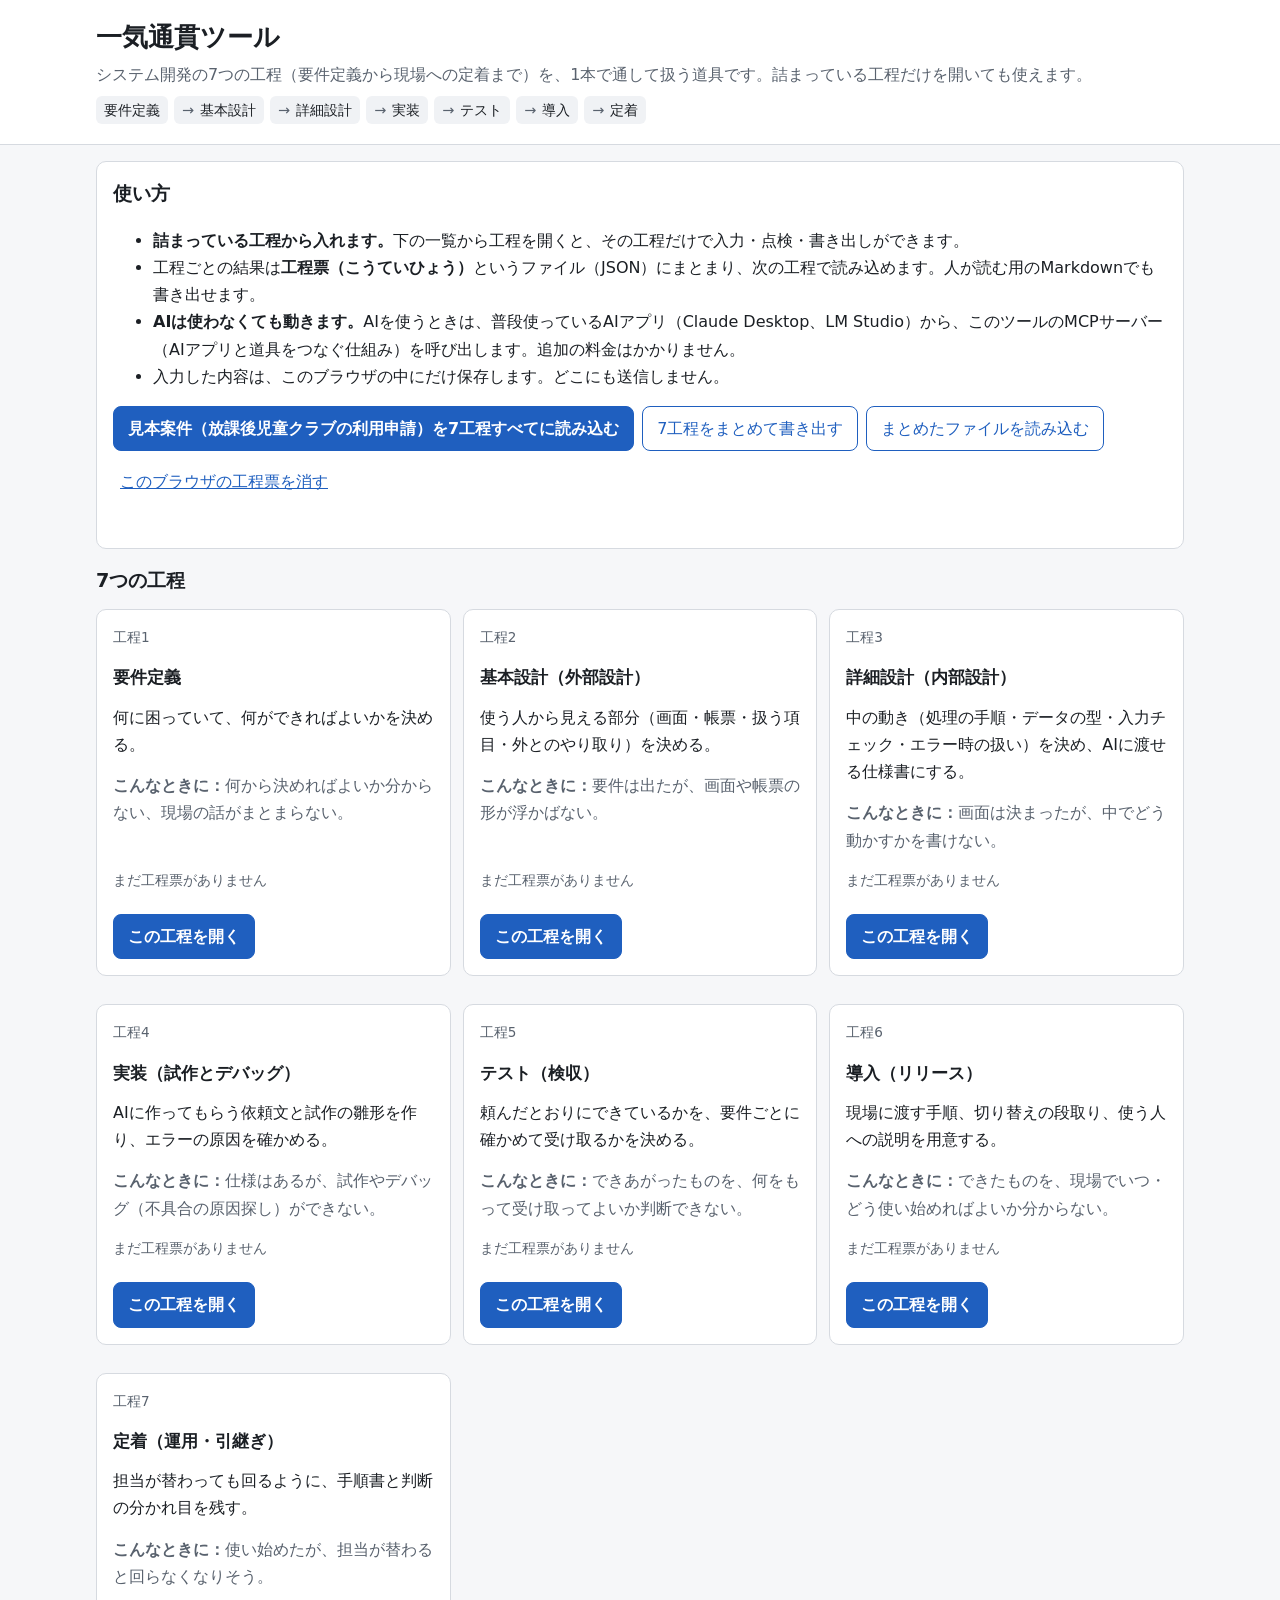
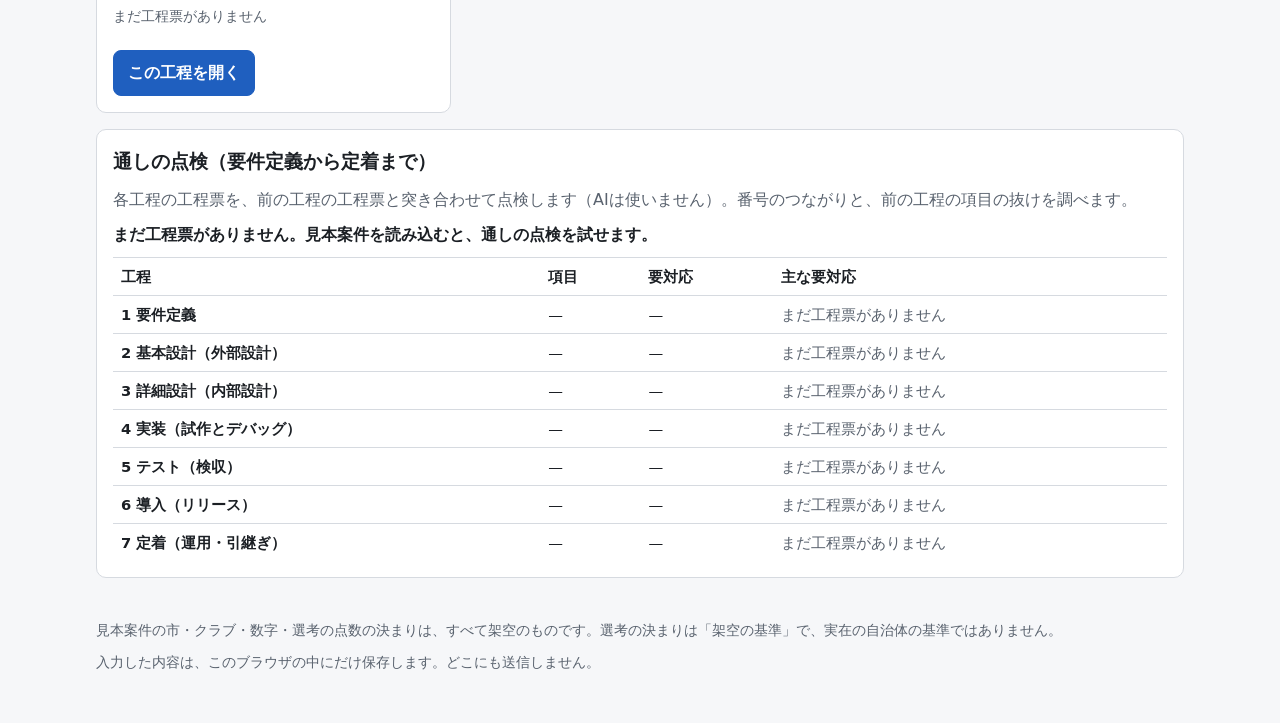
<file: index.html>
<!doctype html>
<html lang="ja">
<head>
<meta charset="utf-8">
<meta name="viewport" content="width=device-width, initial-scale=1">
<meta http-equiv="Content-Security-Policy" content="default-src 'self'; script-src 'self'; style-src 'self'; img-src 'self' data:; connect-src 'none'; object-src 'none'; base-uri 'none'; form-action 'none'">
<meta name="referrer" content="no-referrer">
<meta name="color-scheme" content="light dark">
<title>一気通貫ツール</title>
<link rel="stylesheet" href="common/style.css?v=1.0.0">
</head>
<body>
<a class="visually-hidden" href="#main">本文へ移動</a>
<header class="site-header">
  <div class="wrap">
    <h1>一気通貫ツール</h1>
    <p class="lead">システム開発の7つの工程（要件定義から現場への定着まで）を、1本で通して扱う道具です。詰まっている工程だけを開いても使えます。</p>
    <ol class="flow" aria-label="7つの工程の流れ">
      <li>要件定義</li><li>基本設計</li><li>詳細設計</li><li>実装</li><li>テスト</li><li>導入</li><li>定着</li>
    </ol>
  </div>
</header>

<main id="main" class="wrap">
  <section class="card" aria-labelledby="h-how">
    <h2 id="h-how">使い方</h2>
    <ul>
      <li><strong>詰まっている工程から入れます。</strong>下の一覧から工程を開くと、その工程だけで入力・点検・書き出しができます。</li>
      <li>工程ごとの結果は<strong>工程票（こうていひょう）</strong>というファイル（JSON）にまとまり、次の工程で読み込めます。人が読む用のMarkdownでも書き出せます。</li>
      <li><strong>AIは使わなくても動きます。</strong>AIを使うときは、普段使っているAIアプリ（Claude Desktop、LM Studio）から、このツールのMCPサーバー（AIアプリと道具をつなぐ仕組み）を呼び出します。追加の料金はかかりません。</li>
      <li>入力した内容は、このブラウザの中にだけ保存します。どこにも送信しません。</li>
    </ul>
    <div class="button-row">
      <button type="button" class="primary" id="btn-sample">見本案件（放課後児童クラブの利用申請）を7工程すべてに読み込む</button>
      <button type="button" class="secondary" id="btn-export">7工程をまとめて書き出す</button>
      <label class="button secondary" for="file-bundle">まとめたファイルを読み込む</label>
      <input type="file" id="file-bundle" accept=".json,application/json" class="visually-hidden">
      <button type="button" class="link" id="btn-clear">このブラウザの工程票を消す</button>
    </div>
    <p id="home-msg" class="msg" role="status" aria-live="polite"></p>
  </section>

  <h2 class="section-title">7つの工程</h2>
  <div class="stage-grid" id="stage-grid"></div>

  <section class="card" aria-labelledby="h-through">
    <h2 id="h-through">通しの点検（要件定義から定着まで）</h2>
    <p class="muted">各工程の工程票を、前の工程の工程票と突き合わせて点検します（AIは使いません）。番号のつながりと、前の工程の項目の抜けを調べます。</p>
    <p id="through-summary" class="check-summary" role="status" aria-live="polite"></p>
    <div class="table-wrap">
      <table class="tbl">
        <thead><tr><th scope="col">工程</th><th scope="col">項目</th><th scope="col">要対応</th><th scope="col">主な要対応</th></tr></thead>
        <tbody id="through-body"></tbody>
      </table>
    </div>
  </section>
</main>

<footer class="site-footer">
  <div class="wrap">
    <p>見本案件の市・クラブ・数字・選考の点数の決まりは、すべて架空のものです。選考の決まりは「架空の基準」で、実在の自治体の基準ではありません。</p>
    <p>入力した内容は、このブラウザの中にだけ保存します。どこにも送信しません。</p>
  </div>
</footer>

<script src="common/schema.js?v=1.0.0"></script>
<script src="common/core.js?v=1.0.0"></script>
<script src="common/samples.js?v=1.0.0"></script>
<script src="common/home.js?v=1.0.0"></script>
</body>
</html>
</file>
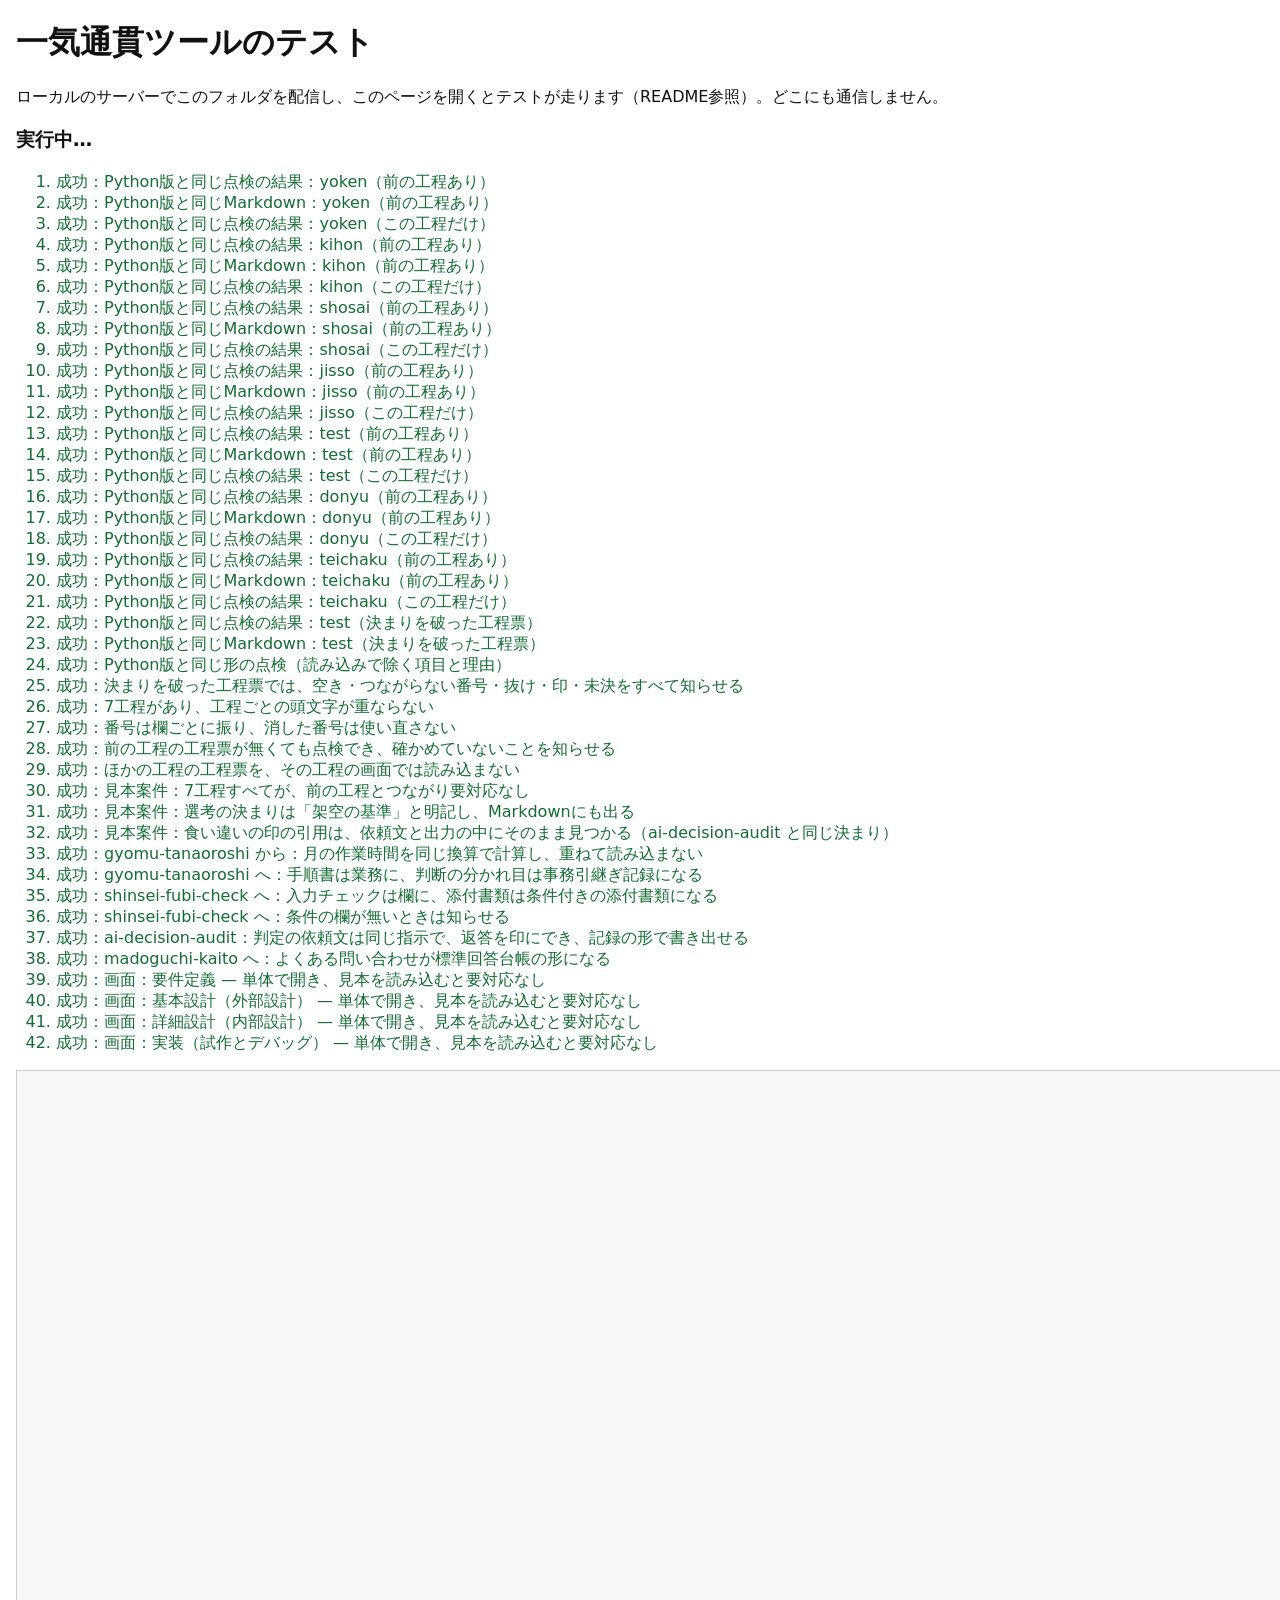
<file: test/index.html>
<!doctype html>
<html lang="ja">
<head>
<meta charset="utf-8">
<meta name="viewport" content="width=device-width, initial-scale=1">
<title>テスト実行中…</title>
<style>
  body { font-family: system-ui, sans-serif; margin: 16px; background: #fff; color: #111; }
  .pass { color: #176b35; } .fail { color: #b3261e; font-weight: 700; }
  pre { white-space: pre-wrap; font-size: 12px; margin: 2px 0 8px 16px; }
  #summary { font-size: 1.2rem; font-weight: 700; }
  iframe { width: 1280px; height: 800px; border: 1px solid #ccc; }
</style>
</head>
<body>
<h1>一気通貫ツールのテスト</h1>
<p>ローカルのサーバーでこのフォルダを配信し、このページを開くとテストが走ります（README参照）。どこにも通信しません。</p>
<p id="summary">実行中…</p>
<ol id="results"></ol>
<iframe id="app" title="テスト対象の画面"></iframe>
<script src="../common/schema.js"></script>
<script src="../common/core.js"></script>
<script src="../common/samples.js"></script>
<script src="../common/adapters.js"></script>
<script src="expected.js"></script>
<script src="harness.js"></script>
<script src="unit-tests.js"></script>
<script src="ui-tests.js"></script>
<script>T.run();</script>
</body>
</html>
</file>
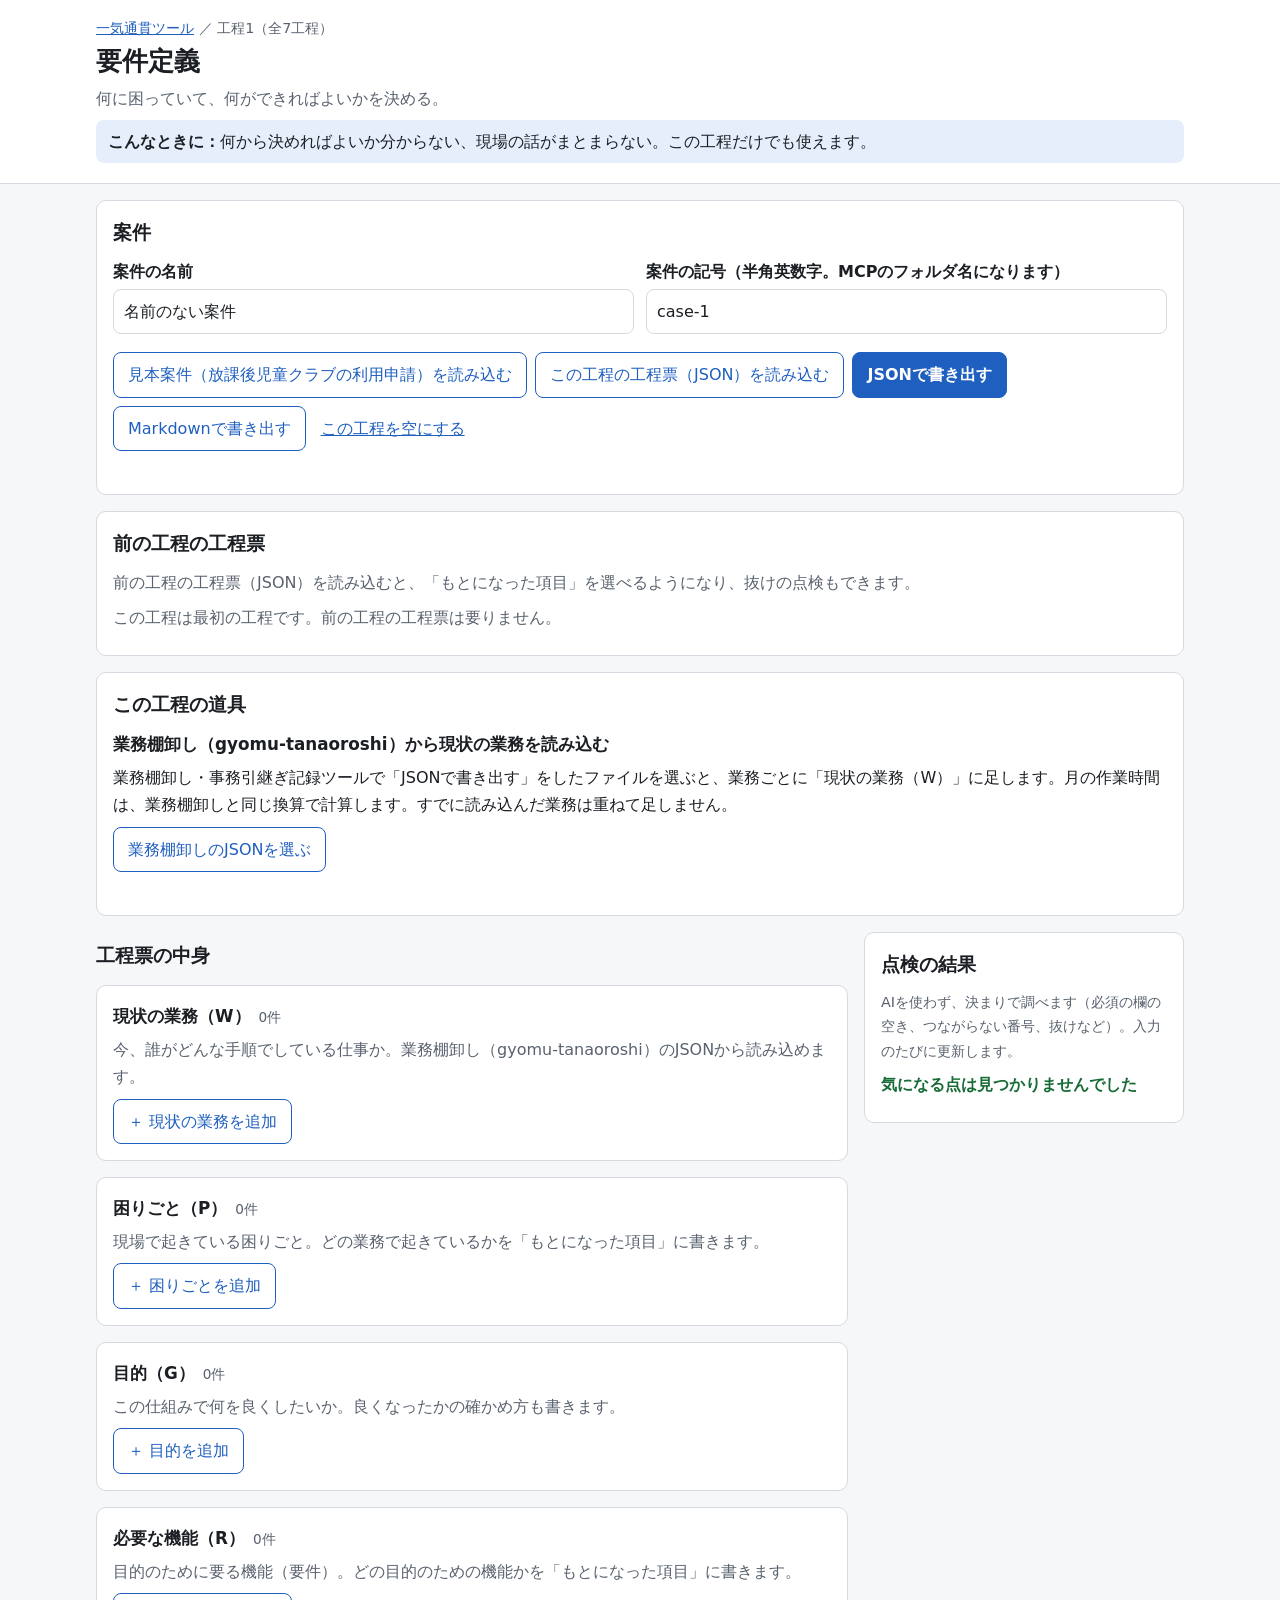
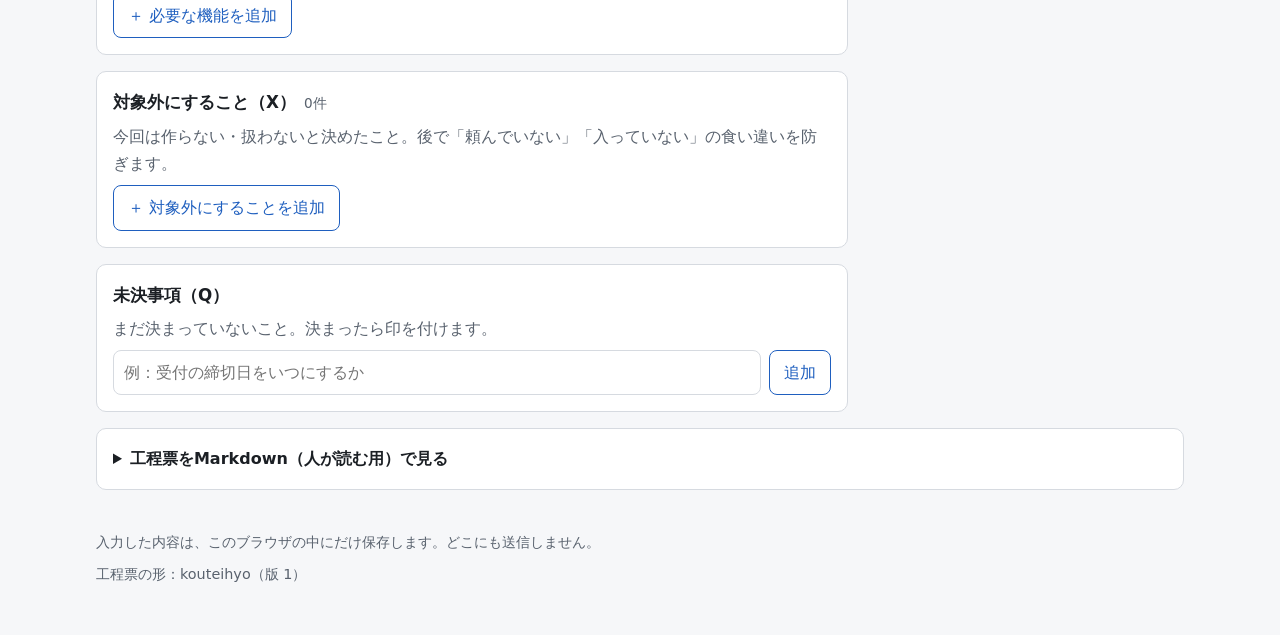
<file: stages/01-yoken/index.html>
<!doctype html>
<html lang="ja">
<head>
<meta charset="utf-8">
<meta name="viewport" content="width=device-width, initial-scale=1">
<meta http-equiv="Content-Security-Policy" content="default-src 'self'; script-src 'self'; style-src 'self'; img-src 'self' data:; connect-src 'none'; object-src 'none'; base-uri 'none'; form-action 'none'">
<meta name="referrer" content="no-referrer">
<meta name="color-scheme" content="light dark">
<title>要件定義｜一気通貫ツール</title>
<link rel="stylesheet" href="common/style.css?v=1.0.0">
</head>
<body>
<a class="visually-hidden" href="#main">本文へ移動</a>
<div id="app" data-stage="yoken"><noscript>この画面は JavaScript を使います。</noscript></div>
<script src="common/schema.js?v=1.0.0"></script>
<script src="common/core.js?v=1.0.0"></script>
<script src="common/samples.js?v=1.0.0"></script>
<script src="common/adapters.js?v=1.0.0"></script>
<script src="common/ui.js?v=1.0.0"></script>
<script src="stage.js?v=1.0.0"></script>
</body>
</html>
</file>
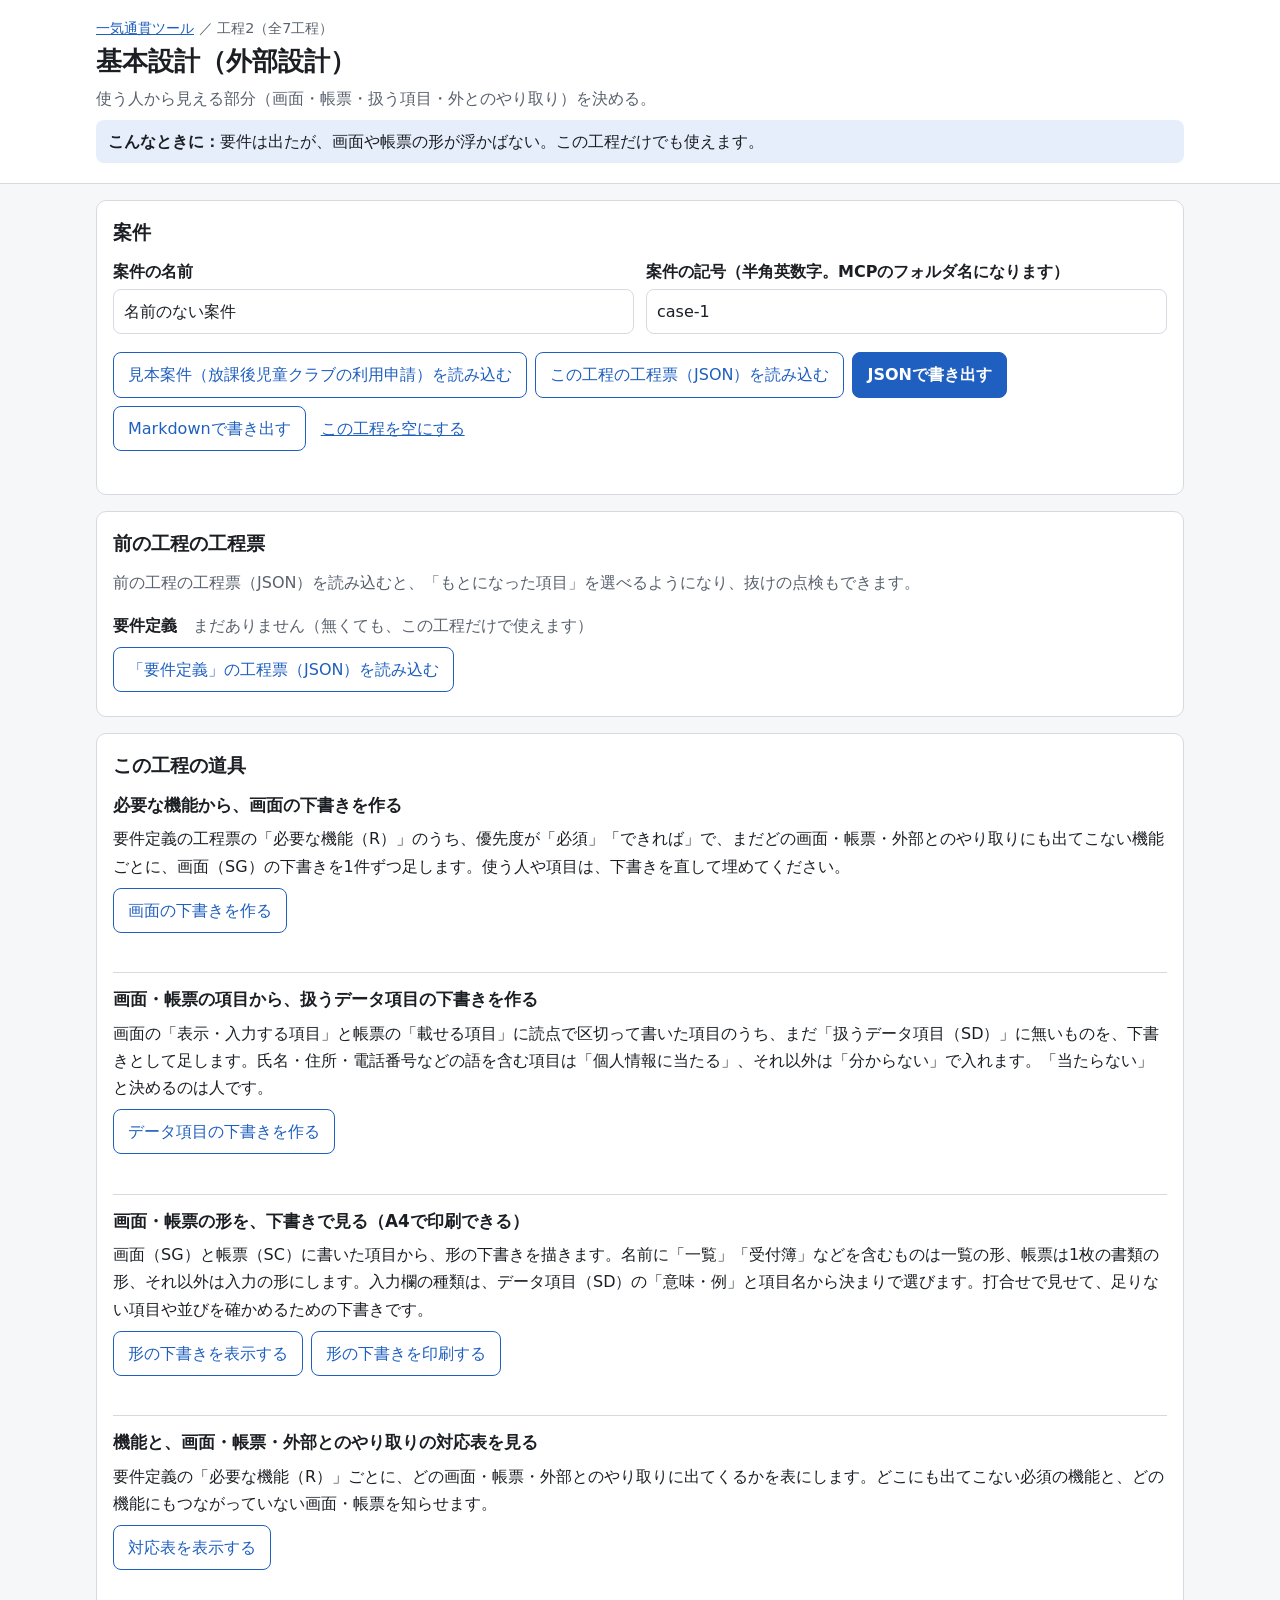
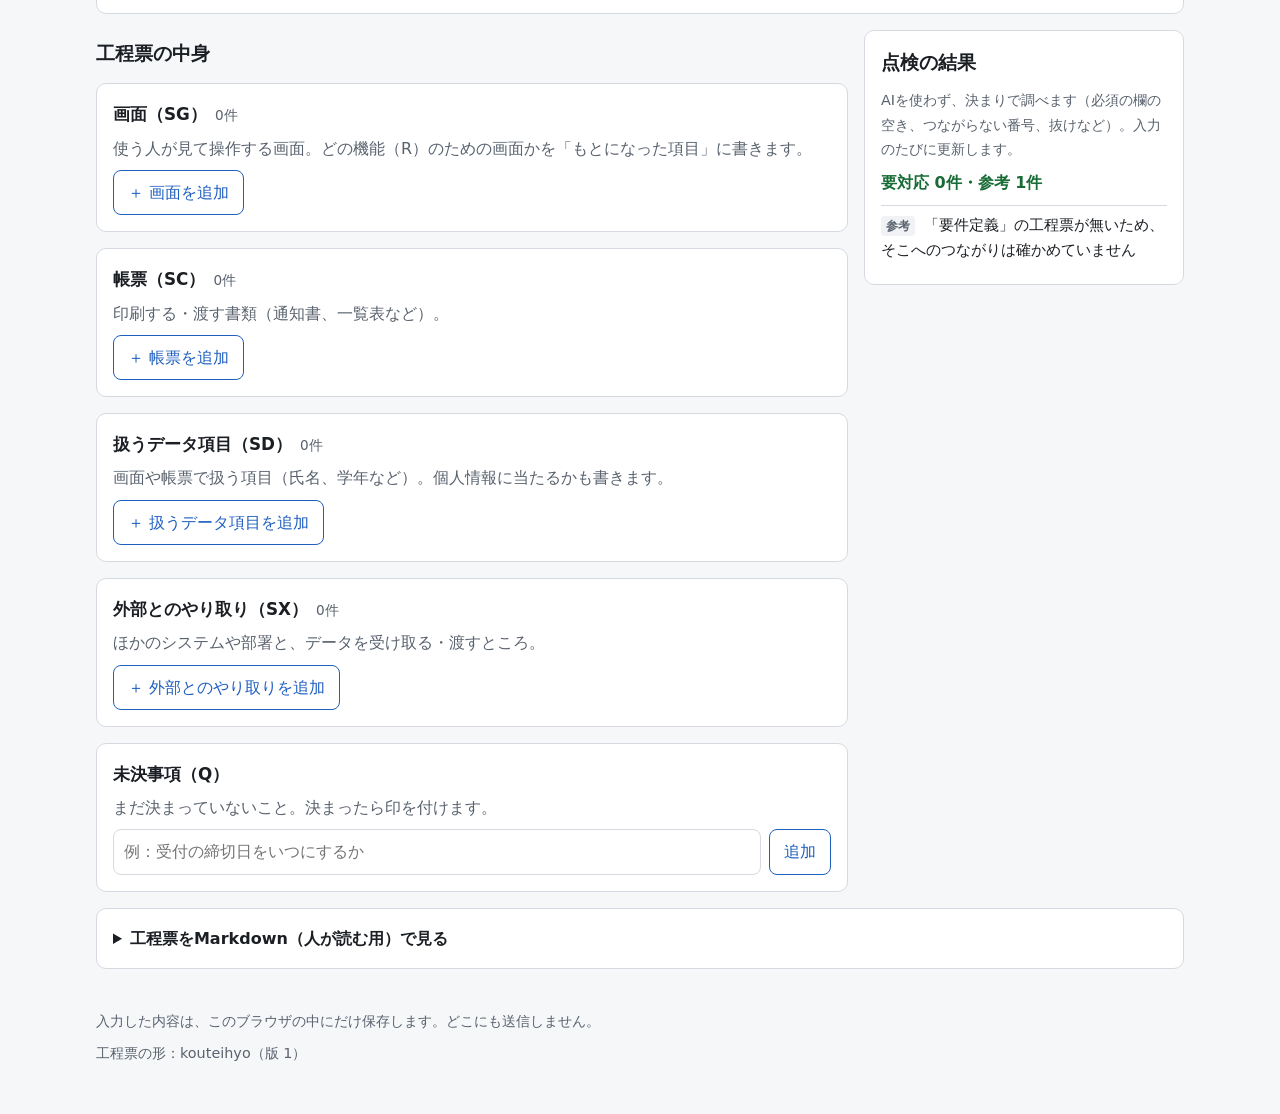
<file: stages/02-kihon-sekkei/index.html>
<!doctype html>
<html lang="ja">
<head>
<meta charset="utf-8">
<meta name="viewport" content="width=device-width, initial-scale=1">
<meta http-equiv="Content-Security-Policy" content="default-src 'self'; script-src 'self'; style-src 'self'; img-src 'self' data:; connect-src 'none'; object-src 'none'; base-uri 'none'; form-action 'none'">
<meta name="referrer" content="no-referrer">
<meta name="color-scheme" content="light dark">
<title>基本設計（外部設計）｜一気通貫ツール</title>
<link rel="stylesheet" href="common/style.css?v=1.0.0">
</head>
<body>
<a class="visually-hidden" href="#main">本文へ移動</a>
<div id="app" data-stage="kihon"><noscript>この画面は JavaScript を使います。</noscript></div>
<script src="common/schema.js?v=1.0.0"></script>
<script src="common/core.js?v=1.0.0"></script>
<script src="common/samples.js?v=1.0.0"></script>
<script src="common/adapters.js?v=1.0.0"></script>
<script src="common/ui.js?v=1.0.0"></script>
<script src="stage.js?v=1.0.0"></script>
</body>
</html>
</file>
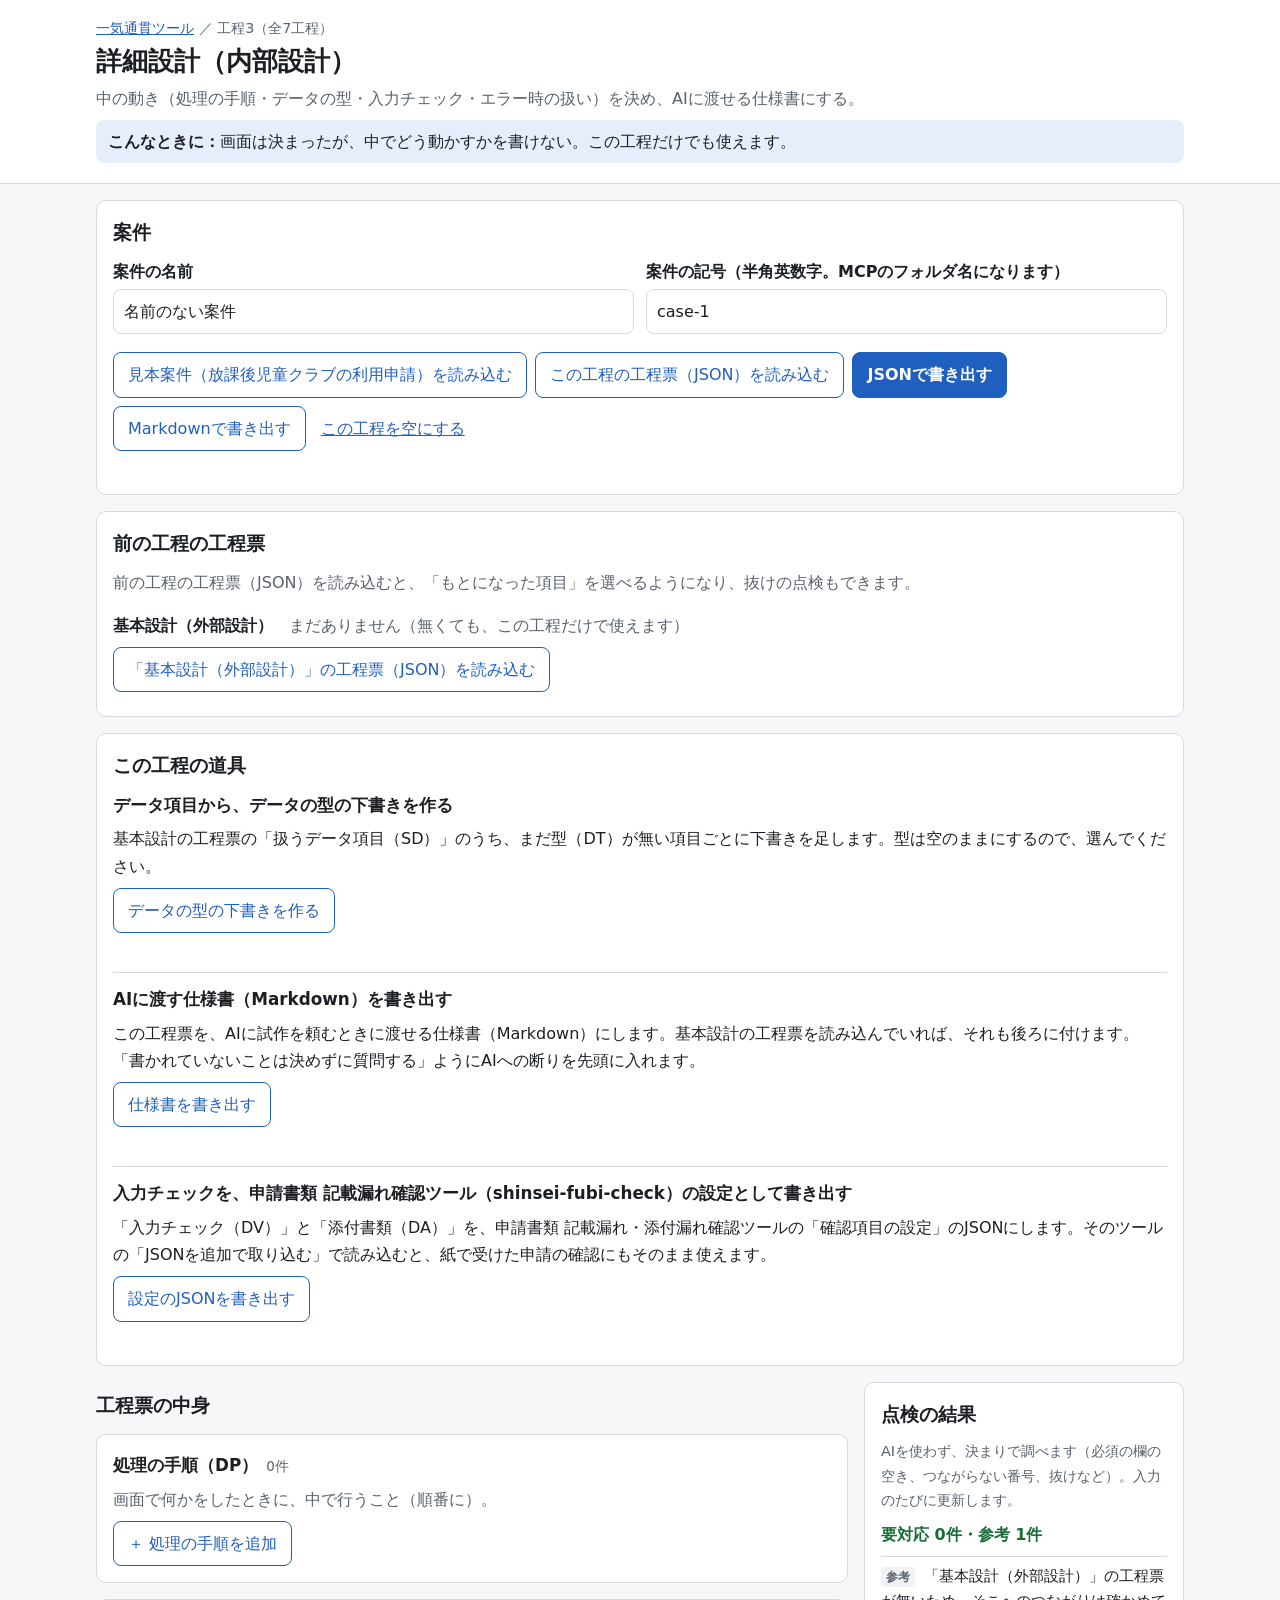
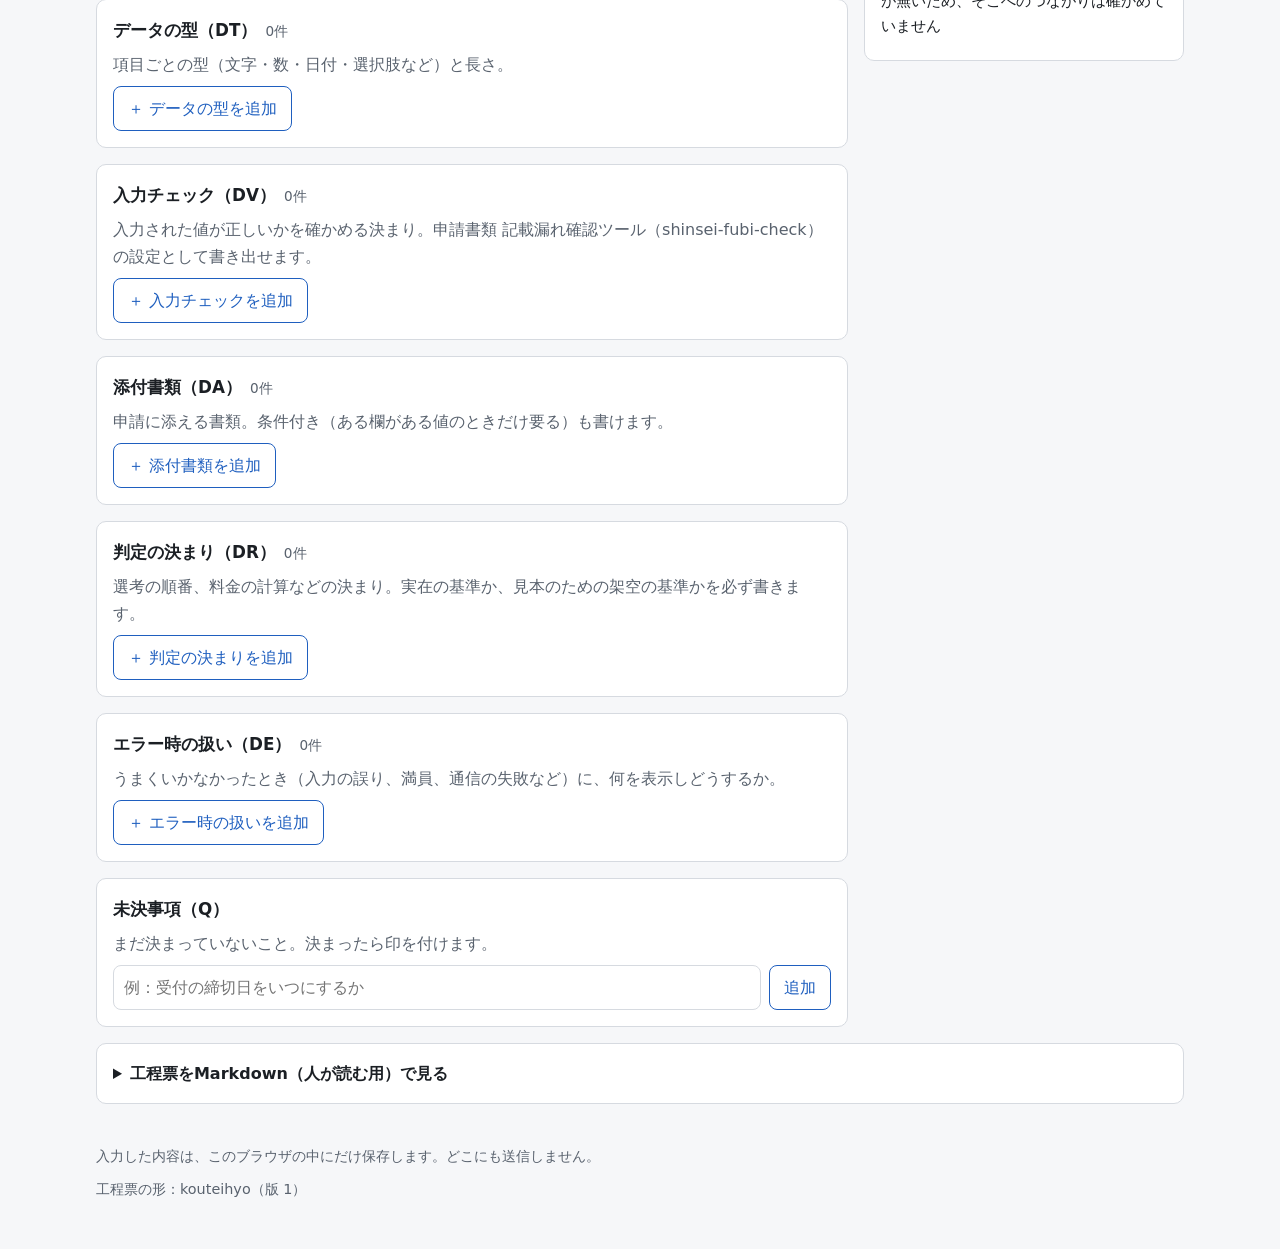
<file: stages/03-shosai-sekkei/index.html>
<!doctype html>
<html lang="ja">
<head>
<meta charset="utf-8">
<meta name="viewport" content="width=device-width, initial-scale=1">
<meta http-equiv="Content-Security-Policy" content="default-src 'self'; script-src 'self'; style-src 'self'; img-src 'self' data:; connect-src 'none'; object-src 'none'; base-uri 'none'; form-action 'none'">
<meta name="referrer" content="no-referrer">
<meta name="color-scheme" content="light dark">
<title>詳細設計（内部設計）｜一気通貫ツール</title>
<link rel="stylesheet" href="common/style.css?v=1.0.0">
</head>
<body>
<a class="visually-hidden" href="#main">本文へ移動</a>
<div id="app" data-stage="shosai"><noscript>この画面は JavaScript を使います。</noscript></div>
<script src="common/schema.js?v=1.0.0"></script>
<script src="common/core.js?v=1.0.0"></script>
<script src="common/samples.js?v=1.0.0"></script>
<script src="common/adapters.js?v=1.0.0"></script>
<script src="common/ui.js?v=1.0.0"></script>
<script src="stage.js?v=1.0.0"></script>
</body>
</html>
</file>
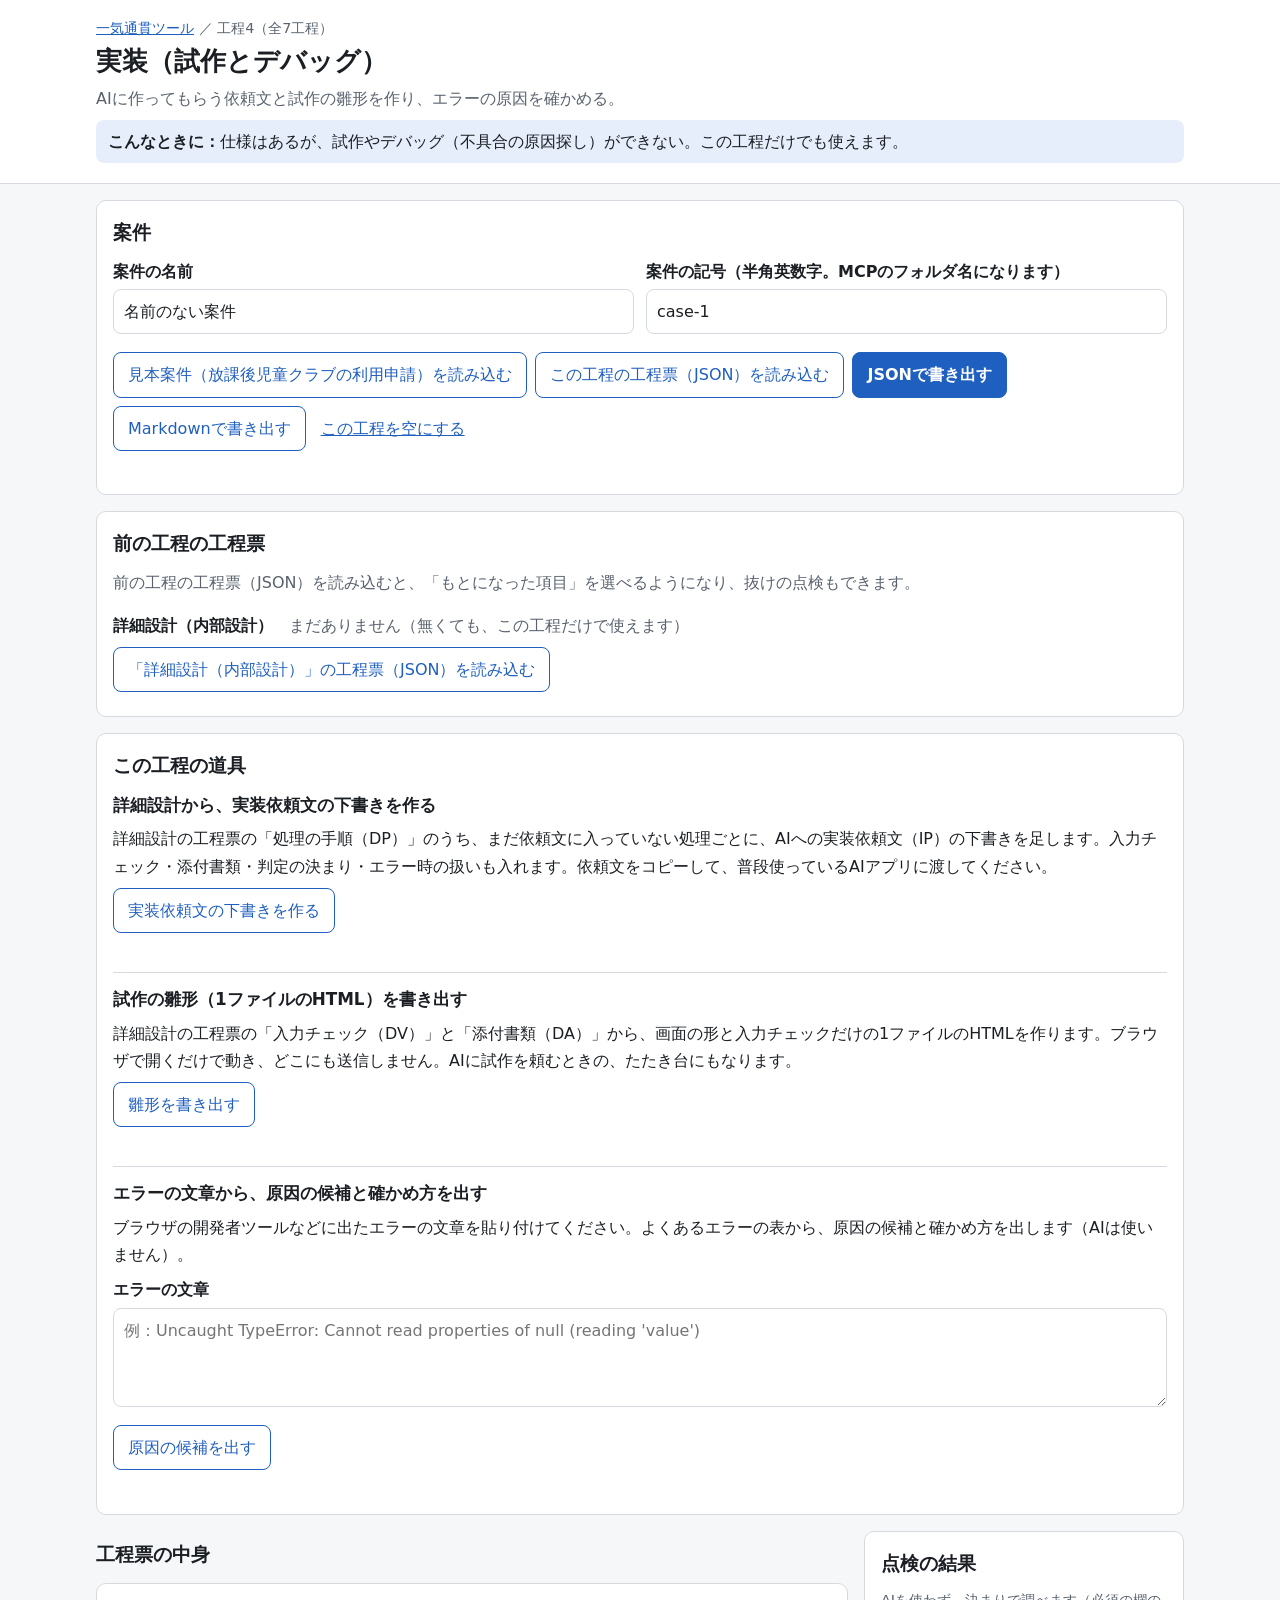
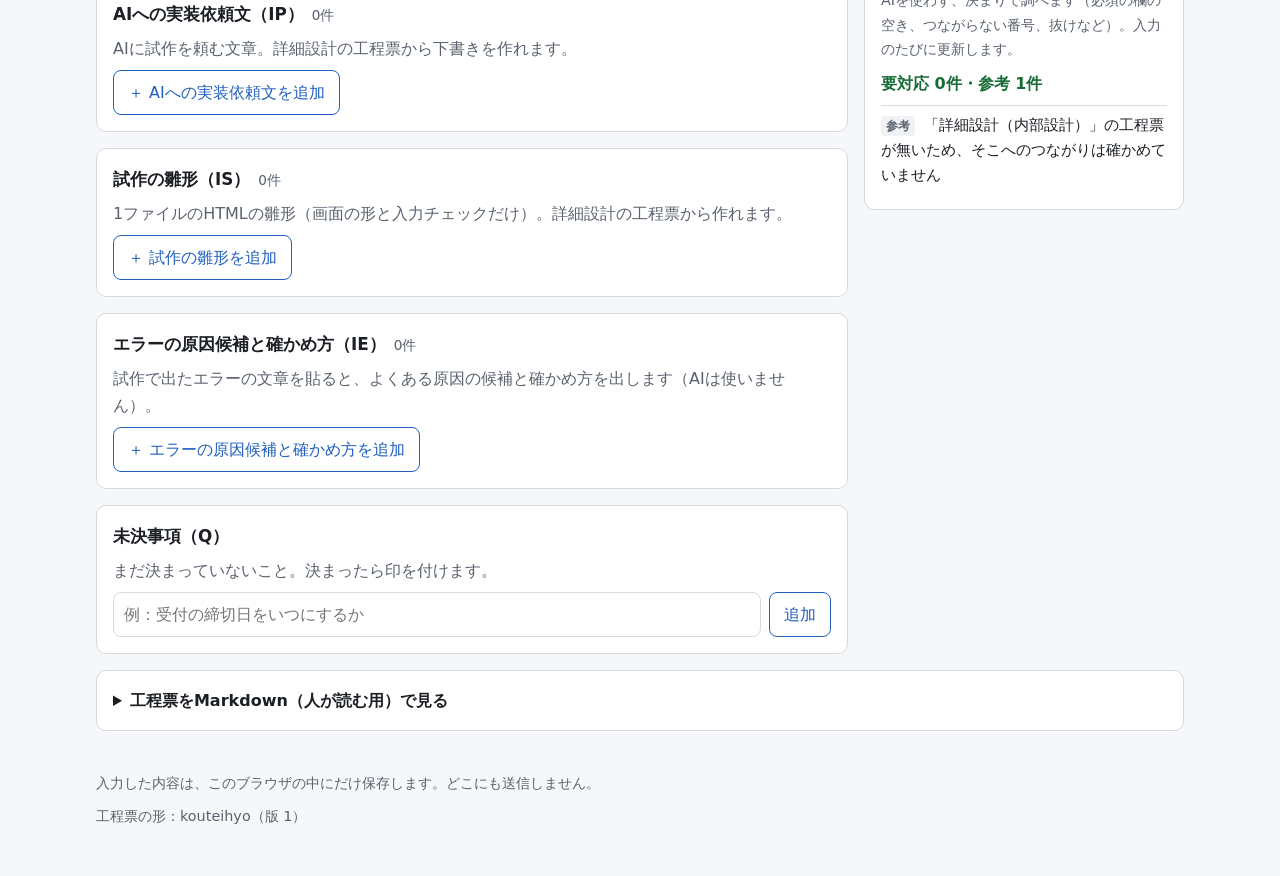
<file: stages/04-jisso/index.html>
<!doctype html>
<html lang="ja">
<head>
<meta charset="utf-8">
<meta name="viewport" content="width=device-width, initial-scale=1">
<meta http-equiv="Content-Security-Policy" content="default-src 'self'; script-src 'self'; style-src 'self'; img-src 'self' data:; connect-src 'none'; object-src 'none'; base-uri 'none'; form-action 'none'">
<meta name="referrer" content="no-referrer">
<meta name="color-scheme" content="light dark">
<title>実装（試作とデバッグ）｜一気通貫ツール</title>
<link rel="stylesheet" href="common/style.css?v=1.0.0">
</head>
<body>
<a class="visually-hidden" href="#main">本文へ移動</a>
<div id="app" data-stage="jisso"><noscript>この画面は JavaScript を使います。</noscript></div>
<script src="common/schema.js?v=1.0.0"></script>
<script src="common/core.js?v=1.0.0"></script>
<script src="common/samples.js?v=1.0.0"></script>
<script src="common/adapters.js?v=1.0.0"></script>
<script src="common/ui.js?v=1.0.0"></script>
<script src="stage.js?v=1.0.0"></script>
</body>
</html>
</file>
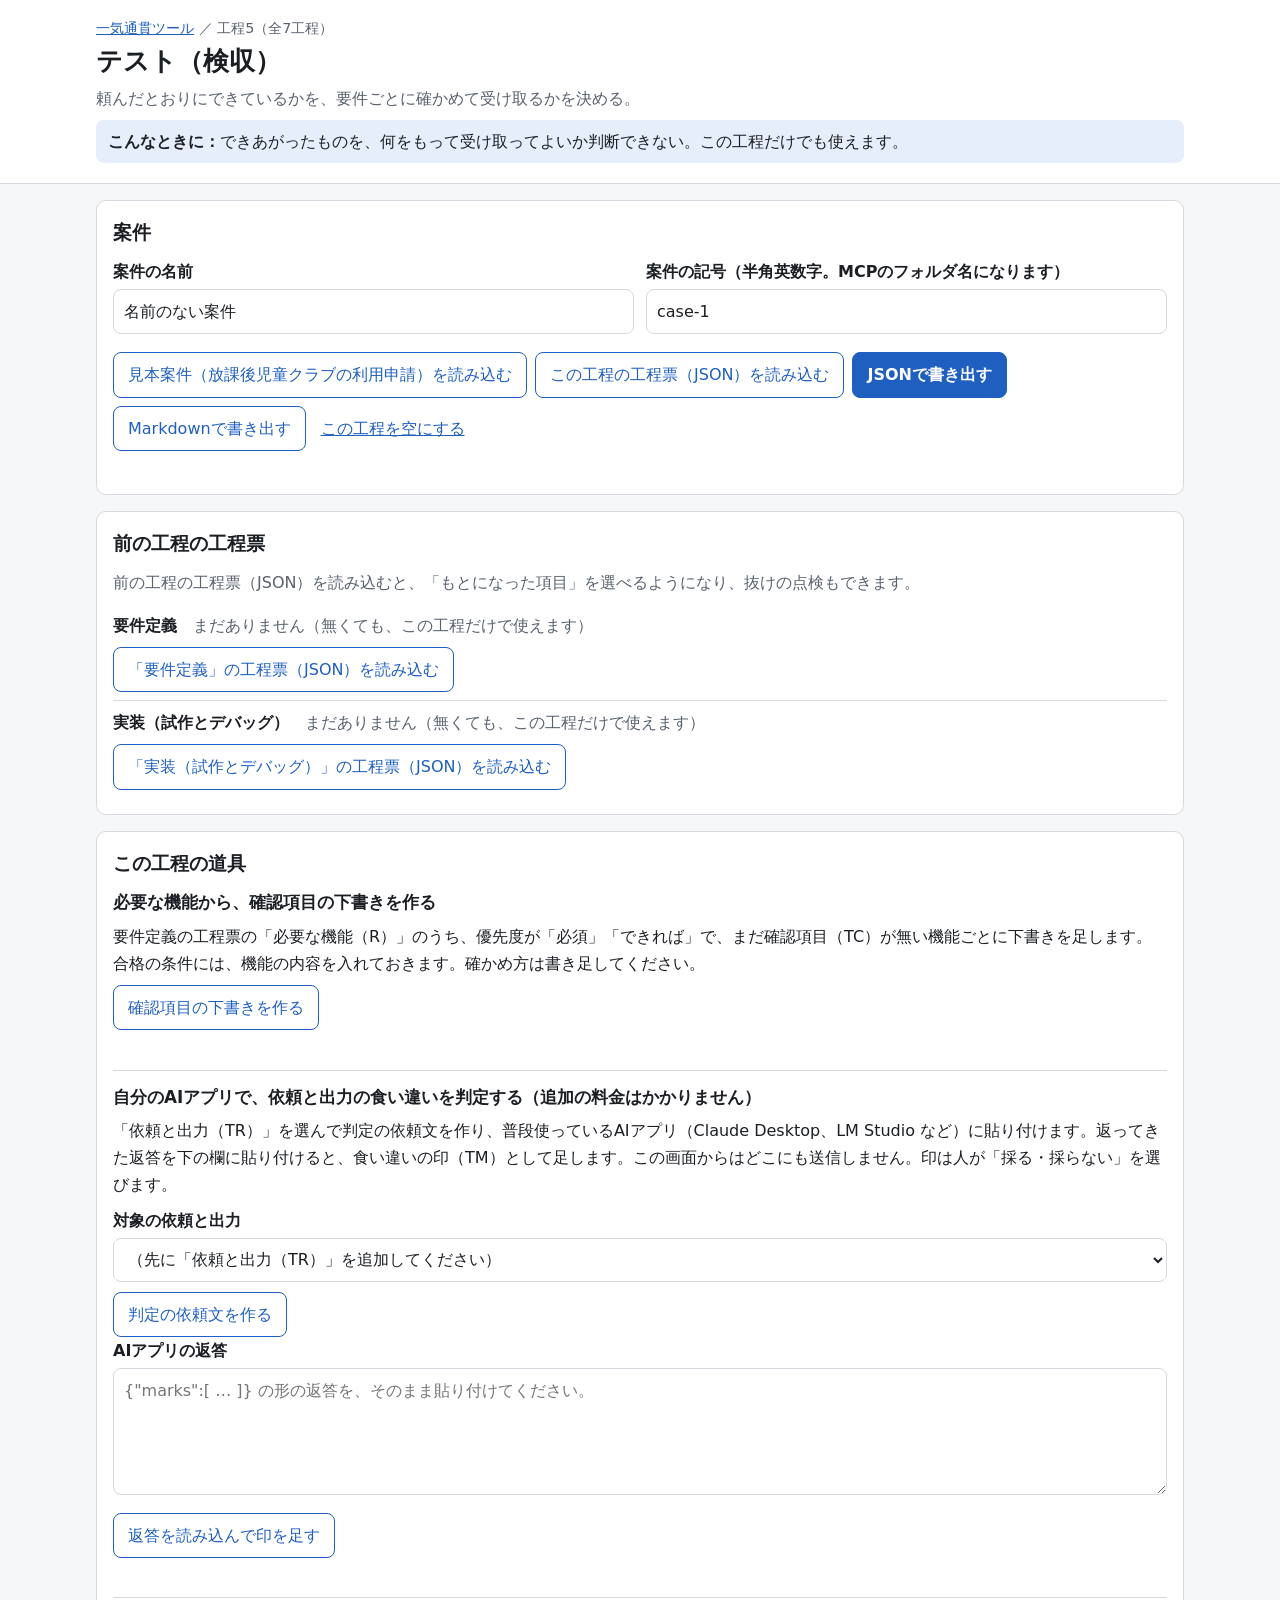
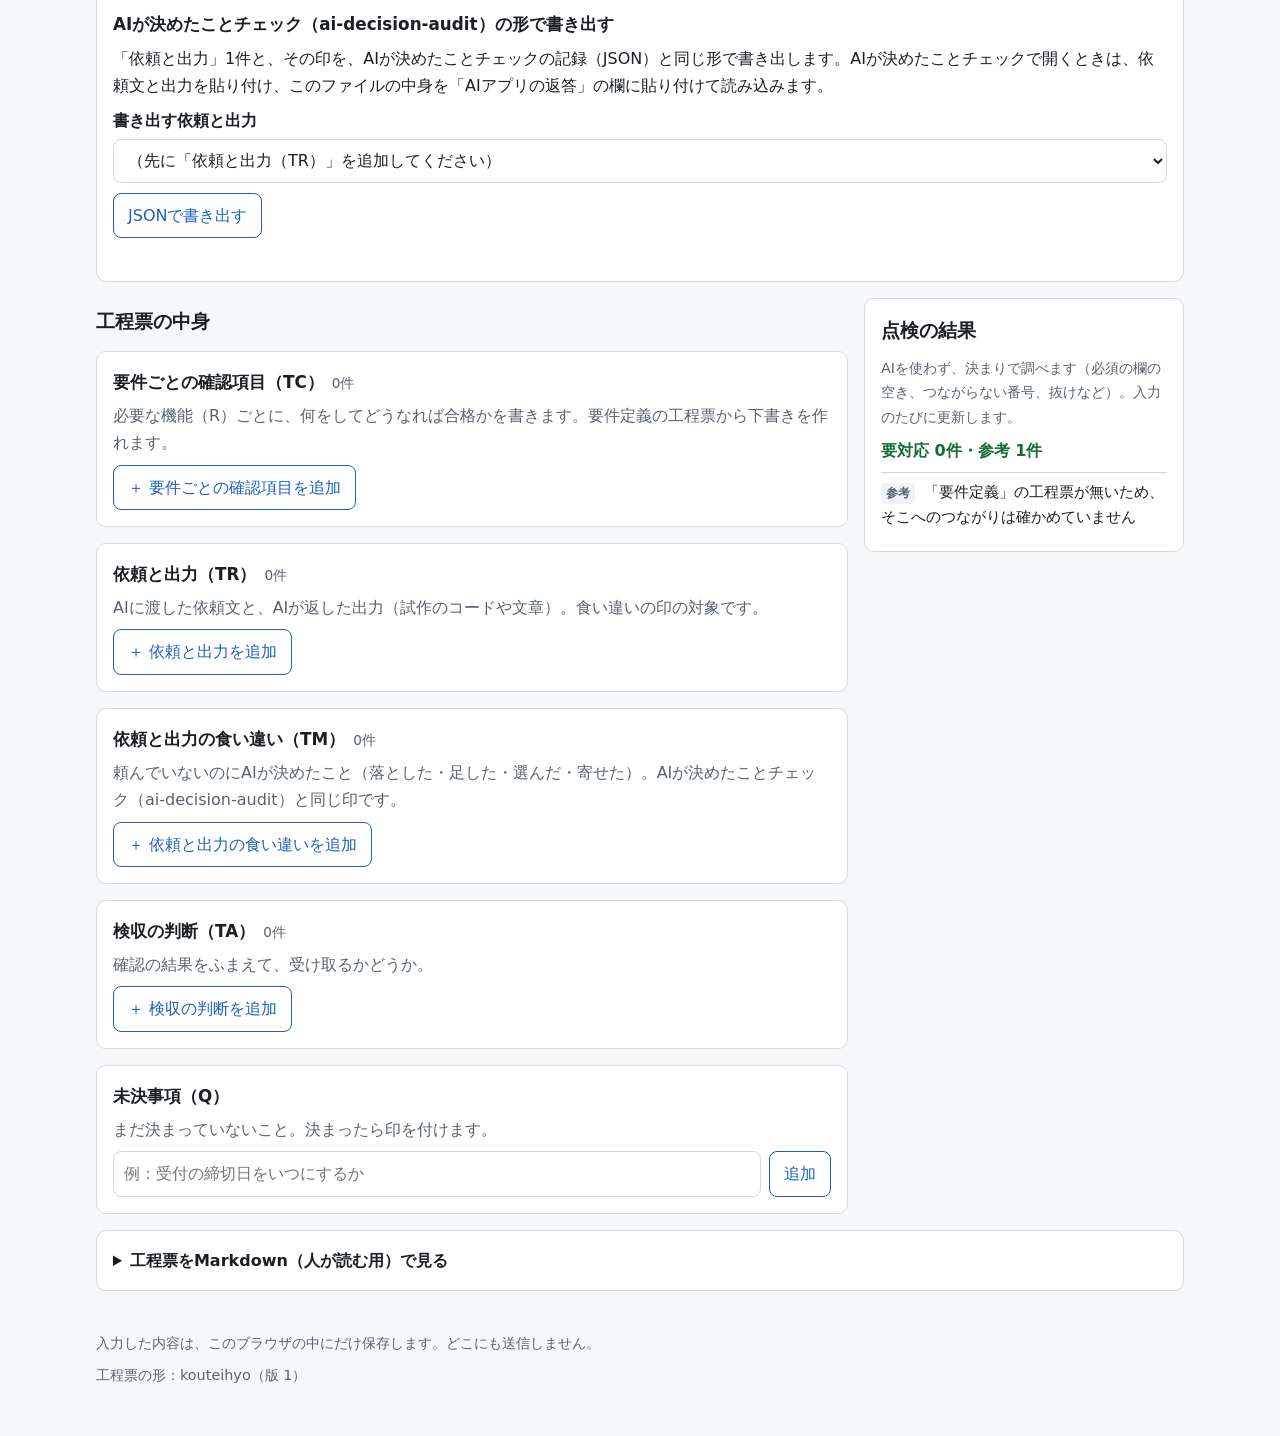
<file: stages/05-test/index.html>
<!doctype html>
<html lang="ja">
<head>
<meta charset="utf-8">
<meta name="viewport" content="width=device-width, initial-scale=1">
<meta http-equiv="Content-Security-Policy" content="default-src 'self'; script-src 'self'; style-src 'self'; img-src 'self' data:; connect-src 'none'; object-src 'none'; base-uri 'none'; form-action 'none'">
<meta name="referrer" content="no-referrer">
<meta name="color-scheme" content="light dark">
<title>テスト（検収）｜一気通貫ツール</title>
<link rel="stylesheet" href="common/style.css?v=1.0.0">
</head>
<body>
<a class="visually-hidden" href="#main">本文へ移動</a>
<div id="app" data-stage="test"><noscript>この画面は JavaScript を使います。</noscript></div>
<script src="common/schema.js?v=1.0.0"></script>
<script src="common/core.js?v=1.0.0"></script>
<script src="common/samples.js?v=1.0.0"></script>
<script src="common/adapters.js?v=1.0.0"></script>
<script src="common/ui.js?v=1.0.0"></script>
<script src="stage.js?v=1.0.0"></script>
</body>
</html>
</file>
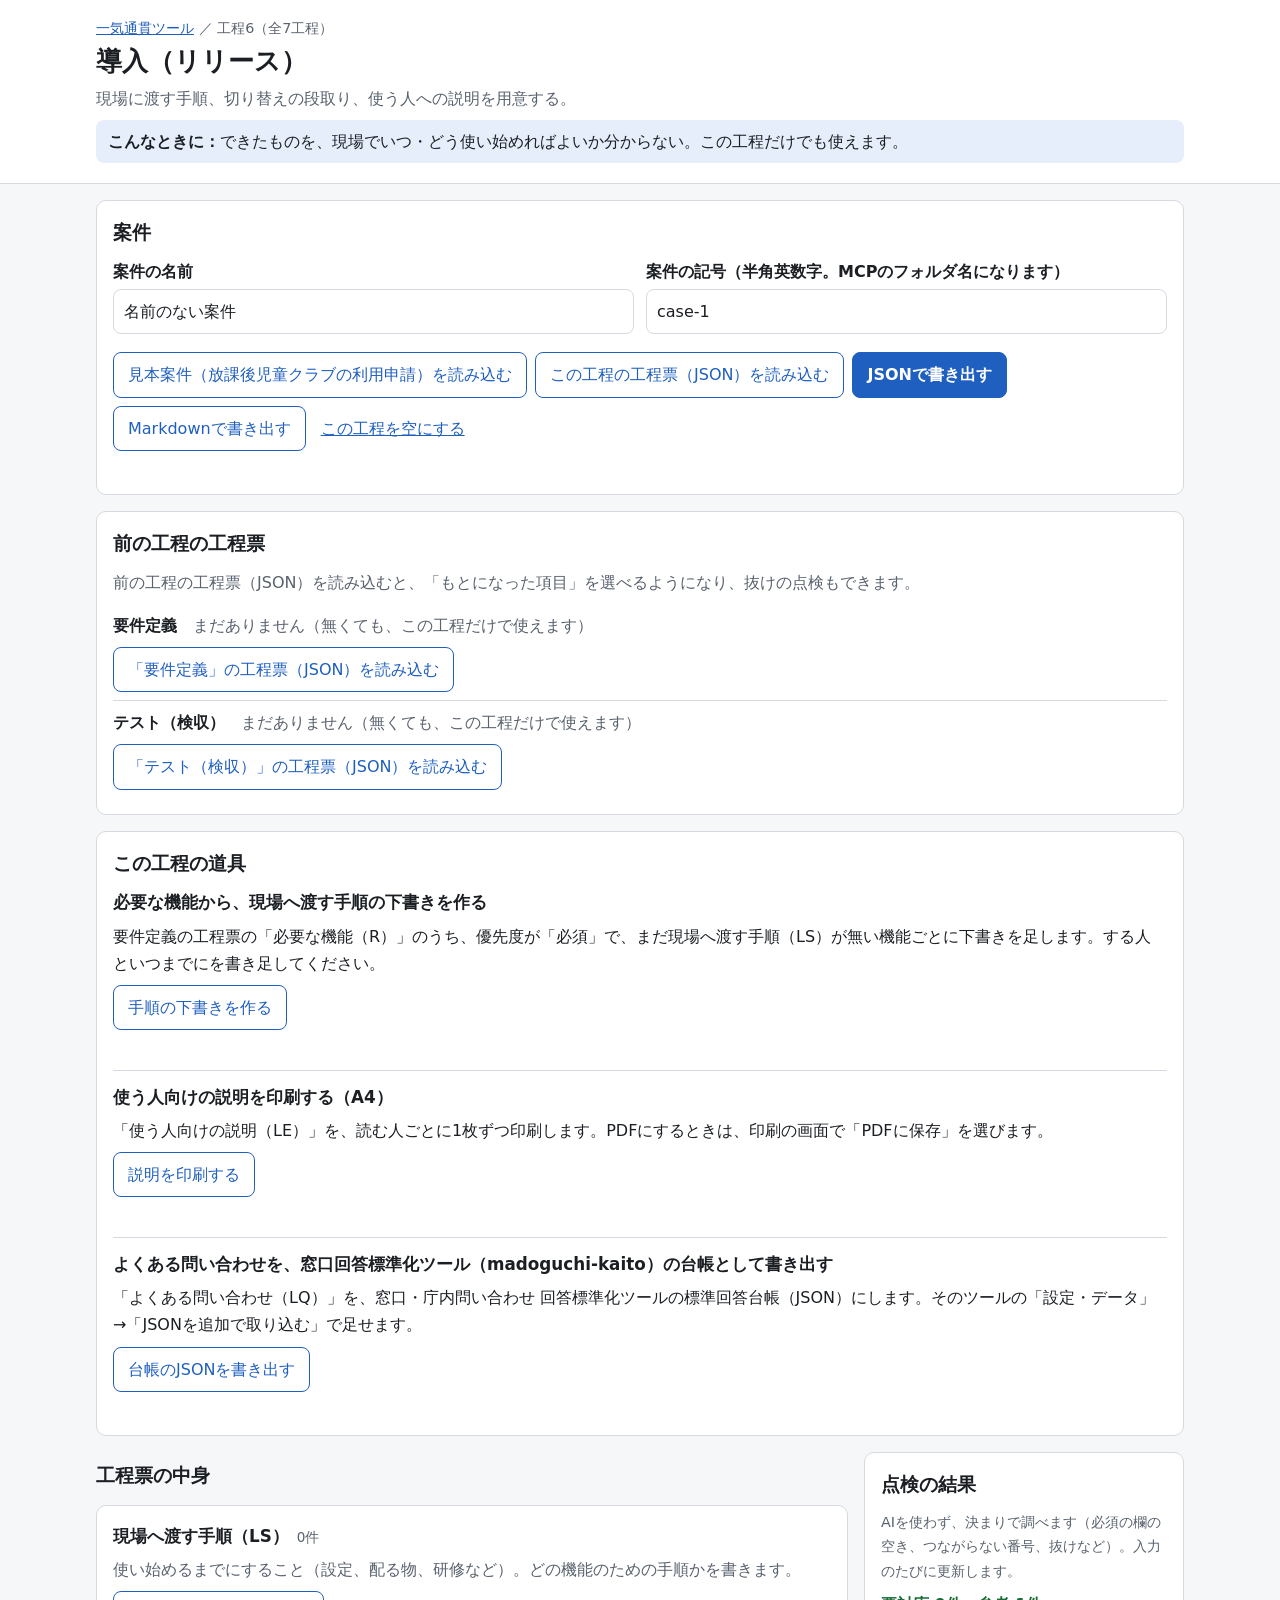
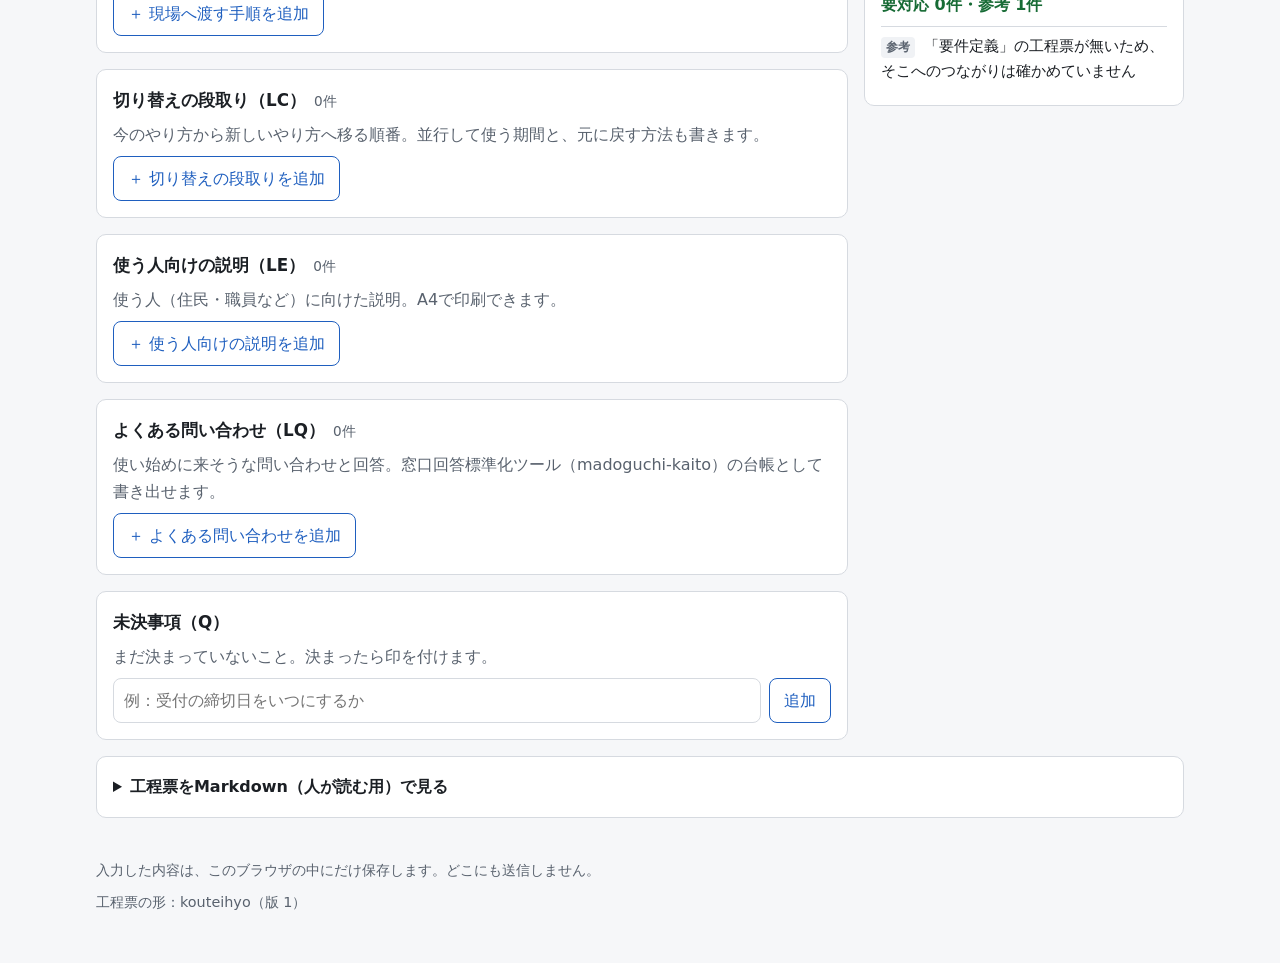
<file: stages/06-donyu/index.html>
<!doctype html>
<html lang="ja">
<head>
<meta charset="utf-8">
<meta name="viewport" content="width=device-width, initial-scale=1">
<meta http-equiv="Content-Security-Policy" content="default-src 'self'; script-src 'self'; style-src 'self'; img-src 'self' data:; connect-src 'none'; object-src 'none'; base-uri 'none'; form-action 'none'">
<meta name="referrer" content="no-referrer">
<meta name="color-scheme" content="light dark">
<title>導入（リリース）｜一気通貫ツール</title>
<link rel="stylesheet" href="common/style.css?v=1.0.0">
</head>
<body>
<a class="visually-hidden" href="#main">本文へ移動</a>
<div id="app" data-stage="donyu"><noscript>この画面は JavaScript を使います。</noscript></div>
<script src="common/schema.js?v=1.0.0"></script>
<script src="common/core.js?v=1.0.0"></script>
<script src="common/samples.js?v=1.0.0"></script>
<script src="common/adapters.js?v=1.0.0"></script>
<script src="common/ui.js?v=1.0.0"></script>
<script src="stage.js?v=1.0.0"></script>
</body>
</html>
</file>
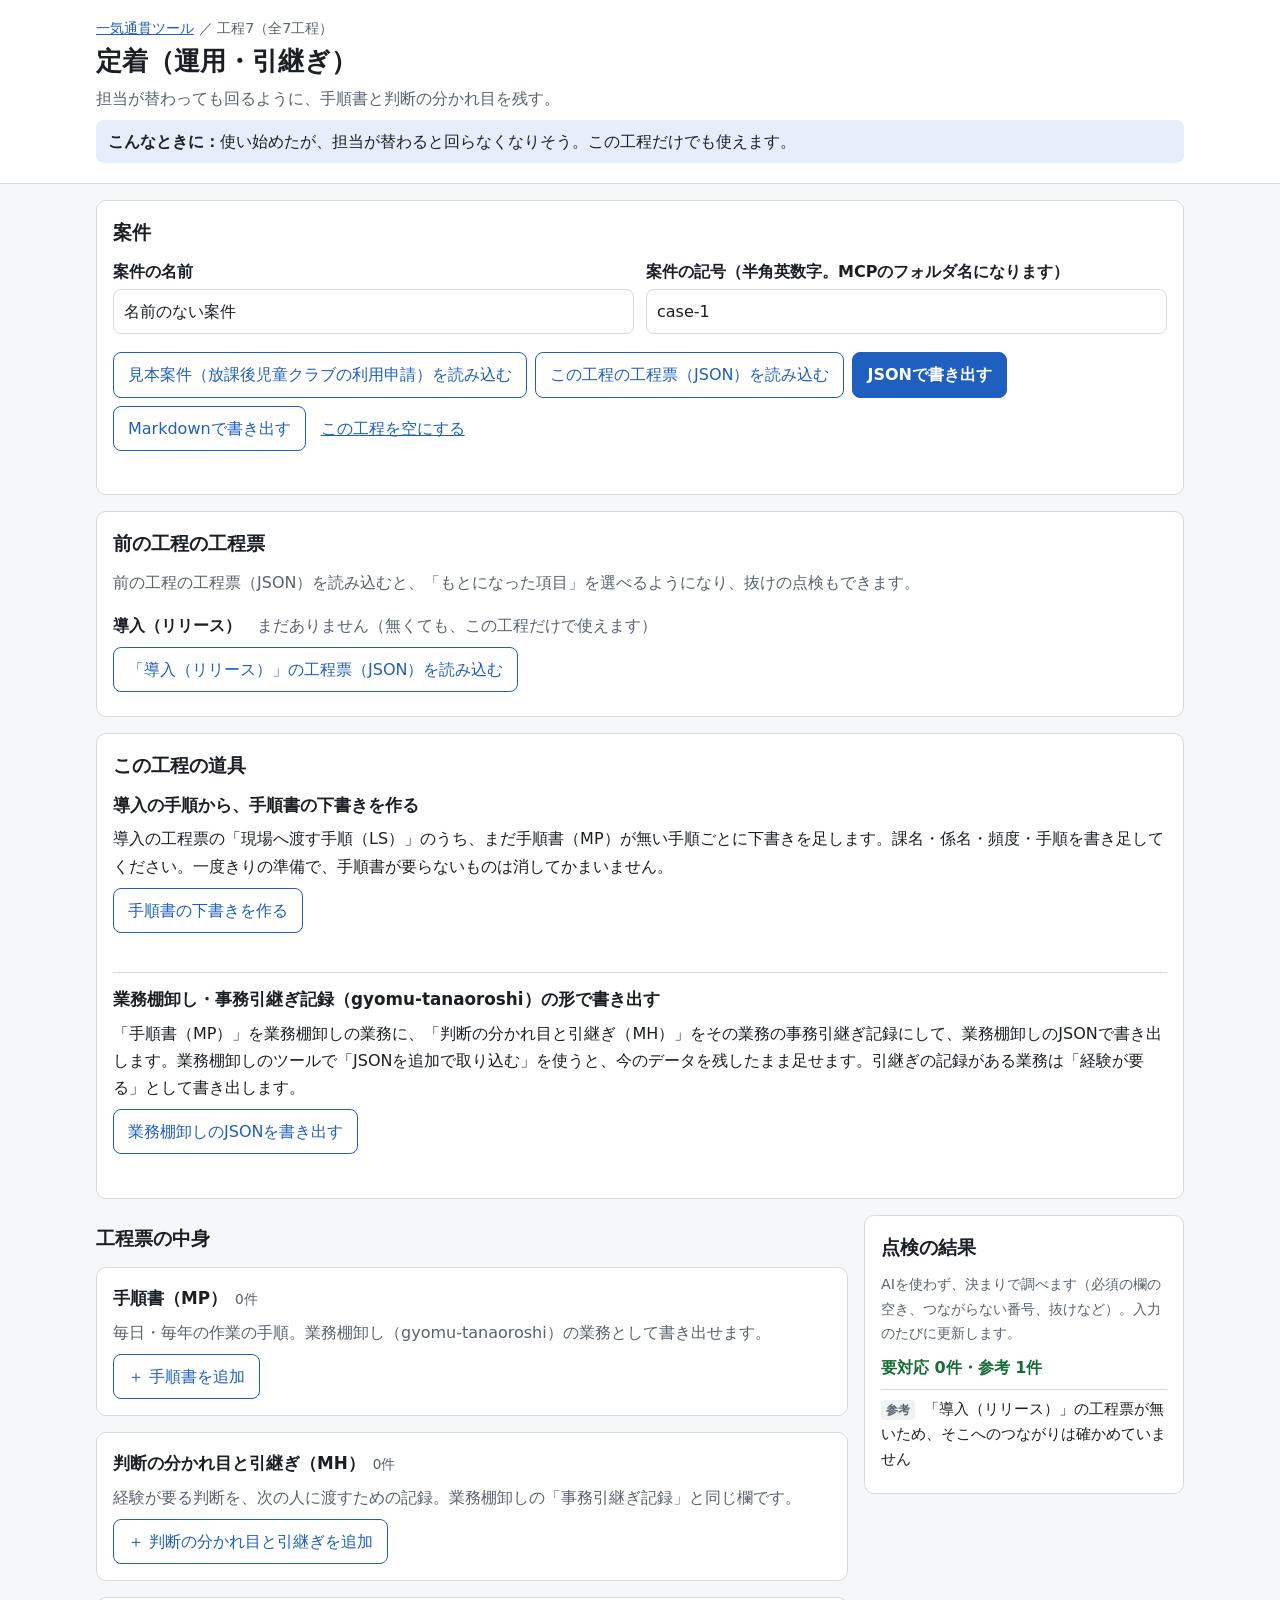
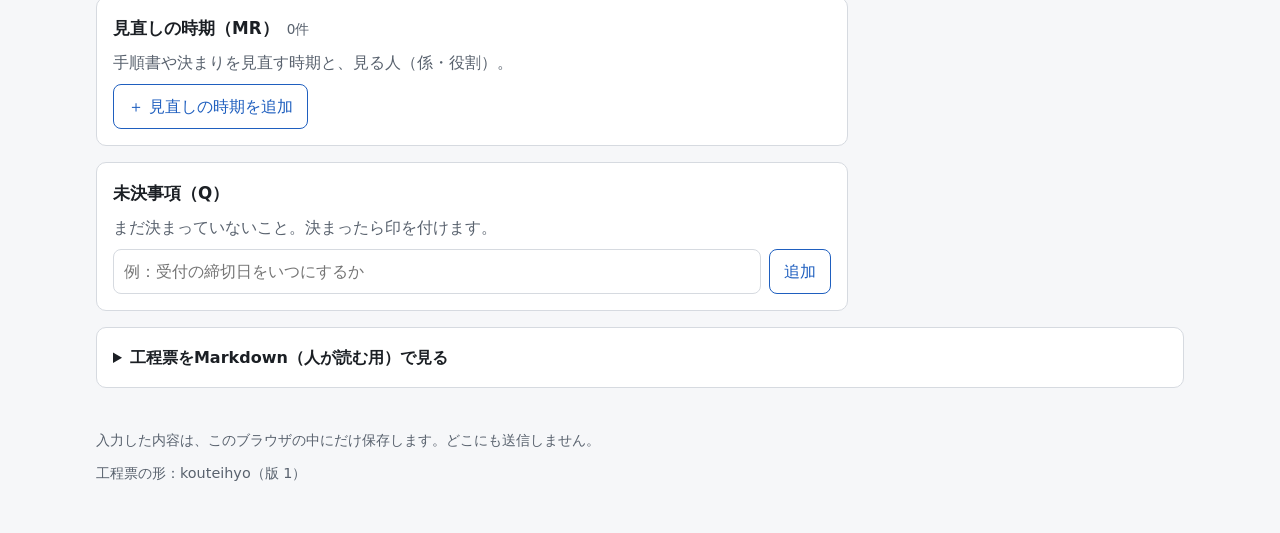
<file: stages/07-teichaku/index.html>
<!doctype html>
<html lang="ja">
<head>
<meta charset="utf-8">
<meta name="viewport" content="width=device-width, initial-scale=1">
<meta http-equiv="Content-Security-Policy" content="default-src 'self'; script-src 'self'; style-src 'self'; img-src 'self' data:; connect-src 'none'; object-src 'none'; base-uri 'none'; form-action 'none'">
<meta name="referrer" content="no-referrer">
<meta name="color-scheme" content="light dark">
<title>定着（運用・引継ぎ）｜一気通貫ツール</title>
<link rel="stylesheet" href="common/style.css?v=1.0.0">
</head>
<body>
<a class="visually-hidden" href="#main">本文へ移動</a>
<div id="app" data-stage="teichaku"><noscript>この画面は JavaScript を使います。</noscript></div>
<script src="common/schema.js?v=1.0.0"></script>
<script src="common/core.js?v=1.0.0"></script>
<script src="common/samples.js?v=1.0.0"></script>
<script src="common/adapters.js?v=1.0.0"></script>
<script src="common/ui.js?v=1.0.0"></script>
<script src="stage.js?v=1.0.0"></script>
</body>
</html>
</file>
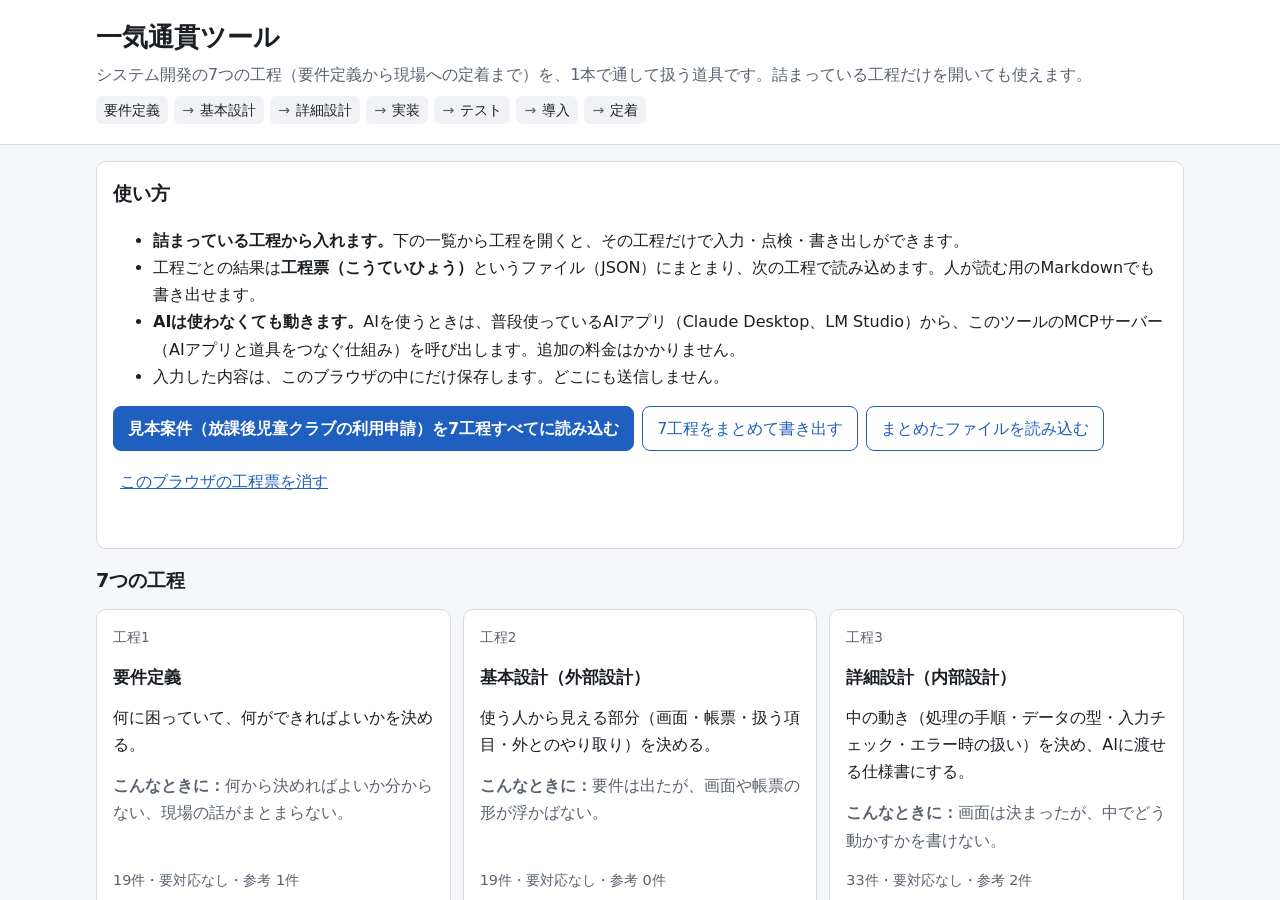
<file: test/shot.html>
<!doctype html>
<html lang="ja">
<head>
<meta charset="utf-8">
<title>撮影</title>
<style>html, body { margin: 0; padding: 0; } iframe { border: 0; width: 1280px; height: 100vh; display: block; }</style>
</head>
<body>
<iframe id="app" title="撮影する画面"></iframe>
<script src="../common/schema.js"></script>
<script src="../common/samples.js"></script>
<script src="shot.js"></script>
</body>
</html>
</file>
<file: common/style.css>
/* 一気通貫ツール — 見た目（ライト／ダーク、スマートフォン対応） */
:root {
  color-scheme: light dark;
  --bg: #f6f7f9;
  --surface: #ffffff;
  --surface-2: #f0f2f5;
  --text: #1b1f24;
  --muted: #59626e;
  --line: #d6dae0;
  --accent: #1f5fbf;
  --accent-text: #ffffff;
  --accent-soft: #e6eefb;
  --ok: #176b35;
  --ok-soft: #e5f4ea;
  --warn: #8a5300;
  --warn-soft: #fff3dc;
  --bad: #b3261e;
  --bad-soft: #fde8e6;
  --fict: #7a2e8c;
  --fict-soft: #f6e9fa;
  --radius: 10px;
  --focus: 0 0 0 3px rgba(31, 95, 191, 0.45);
}
@media (prefers-color-scheme: dark) {
  :root:not([data-theme="light"]) {
    --bg: #14171b;
    --surface: #1d2126;
    --surface-2: #262b31;
    --text: #e8ebef;
    --muted: #a5adb8;
    --line: #3a414a;
    --accent: #7fb0ff;
    --accent-text: #0c1a30;
    --accent-soft: #1f3150;
    --ok: #7fd49b;
    --ok-soft: #173322;
    --warn: #f0c070;
    --warn-soft: #3a2c12;
    --bad: #ff9c94;
    --bad-soft: #3d1a18;
    --fict: #e0a6ef;
    --fict-soft: #35203b;
    --focus: 0 0 0 3px rgba(127, 176, 255, 0.55);
  }
}
:root[data-theme="dark"] {
  --bg: #14171b; --surface: #1d2126; --surface-2: #262b31; --text: #e8ebef; --muted: #a5adb8; --line: #3a414a;
  --accent: #7fb0ff; --accent-text: #0c1a30; --accent-soft: #1f3150; --ok: #7fd49b; --ok-soft: #173322;
  --warn: #f0c070; --warn-soft: #3a2c12; --bad: #ff9c94; --bad-soft: #3d1a18; --fict: #e0a6ef; --fict-soft: #35203b;
}

* { box-sizing: border-box; }
html { -webkit-text-size-adjust: 100%; }
body {
  margin: 0;
  background: var(--bg);
  color: var(--text);
  font-family: system-ui, -apple-system, "Segoe UI", "Hiragino Sans", "Yu Gothic UI", "Meiryo", sans-serif;
  font-size: 16px;
  line-height: 1.7;
  overflow-wrap: anywhere;
}
.wrap { max-width: 1120px; margin: 0 auto; padding: 0 16px; }
a { color: var(--accent); }
h1 { font-size: 1.6rem; line-height: 1.35; margin: 4px 0 6px; }
h2 { font-size: 1.2rem; margin: 0 0 8px; }
h3 { font-size: 1.05rem; margin: 0 0 6px; display: flex; gap: 8px; align-items: baseline; flex-wrap: wrap; }
h4 { margin: 0 0 8px; }
p { margin: 0 0 8px; }
code { background: var(--surface-2); padding: 0 4px; border-radius: 4px; }

.site-header { background: var(--surface); border-bottom: 1px solid var(--line); padding: 16px 0 12px; margin-bottom: 16px; }
.crumb { font-size: .9rem; color: var(--muted); margin: 0; }
.lead { color: var(--muted); }
.stuck { background: var(--accent-soft); border-radius: 8px; padding: 8px 12px; margin-top: 8px; }
.site-footer { color: var(--muted); font-size: .9rem; padding: 24px 0 40px; }

.card { background: var(--surface); border: 1px solid var(--line); border-radius: var(--radius); padding: 16px; margin-bottom: 16px; }
details.card > summary { cursor: pointer; font-weight: 600; }
.muted { color: var(--muted); }
.small { font-size: .9rem; }
.count { font-size: .85rem; color: var(--muted); font-weight: 400; }
.section-title { margin: 8px 0 12px; }

.two-col { display: grid; grid-template-columns: 1fr 1fr; gap: 12px; }
.layout { display: grid; grid-template-columns: minmax(0, 1fr) 320px; gap: 16px; align-items: start; }
.sticky { position: sticky; top: 12px; max-height: calc(100vh - 24px); overflow: auto; }
@media (max-width: 860px) {
  .layout { grid-template-columns: 1fr; }
  .layout-side { order: -1; }
  .sticky { position: static; max-height: none; }
}
@media (max-width: 640px) {
  .two-col { grid-template-columns: 1fr; }
  h1 { font-size: 1.35rem; }
  .card { padding: 12px; }
}

.field { margin-bottom: 10px; }
.field label, fieldset legend { display: block; font-weight: 600; margin-bottom: 4px; }
input[type=text], input[type=number], input[type=url], textarea, select {
  width: 100%; font: inherit; color: var(--text); background: var(--surface);
  border: 1px solid var(--line); border-radius: 8px; padding: 8px 10px; min-height: 44px;
}
textarea { min-height: 72px; resize: vertical; }
input:focus, textarea:focus, select:focus, button:focus, .button:focus, a:focus { outline: none; box-shadow: var(--focus); }
fieldset { border: 1px solid var(--line); border-radius: 8px; padding: 8px 12px; margin: 0 0 10px; }
.check { display: flex; gap: 8px; align-items: flex-start; font-weight: 400; padding: 4px 0; }
.check input { margin-top: 6px; width: 18px; height: 18px; flex: none; }
.req { display: inline-block; margin-left: 6px; font-size: .75rem; color: var(--bad); border: 1px solid var(--bad); border-radius: 4px; padding: 0 4px; font-weight: 600; }
.inline { display: flex; gap: 8px; }
.inline input { flex: 1; min-width: 0; }
.visually-hidden { position: absolute !important; width: 1px; height: 1px; overflow: hidden; clip: rect(0 0 0 0); white-space: nowrap; }

button, .button {
  font: inherit; cursor: pointer; border-radius: 8px; padding: 8px 14px; min-height: 44px;
  border: 1px solid var(--accent); background: var(--surface); color: var(--accent);
  display: inline-flex; align-items: center; justify-content: center; text-align: center;
}
button.primary, .button.primary { background: var(--accent); color: var(--accent-text); font-weight: 600; }
a.button { text-decoration: none; }
button.link { border-color: transparent; background: transparent; text-decoration: underline; padding: 8px 6px; }
button.small, .button.small { min-height: 36px; padding: 4px 10px; font-size: .9rem; }
button:disabled { opacity: .5; cursor: not-allowed; }
.button-row { display: flex; flex-wrap: wrap; gap: 8px; align-items: center; margin-top: 8px; }

.msg { margin: 8px 0 0; min-height: 1.2em; }
.msg.ok { color: var(--ok); }
.msg.warn { color: var(--warn); }
.msg.bad { color: var(--bad); }

.up-row { border-top: 1px solid var(--line); padding: 8px 0; }
.up-row:first-child { border-top: 0; }

.item { border: 1px solid var(--line); border-radius: 8px; padding: 10px 12px; margin: 10px 0; background: var(--surface); }
.item:focus { box-shadow: var(--focus); outline: none; }
.item.fictional { border-color: var(--fict); background: var(--fict-soft); }
.item-head { display: flex; gap: 8px; align-items: baseline; flex-wrap: wrap; }
.idchip { font-family: ui-monospace, "Cascadia Mono", Consolas, monospace; font-size: .85rem; background: var(--accent-soft); color: var(--accent); border-radius: 6px; padding: 0 6px; white-space: nowrap; text-decoration: none; }
.refchip { font-family: ui-monospace, "Cascadia Mono", Consolas, monospace; font-size: .85rem; border: 1px solid var(--line); border-radius: 6px; padding: 0 6px; margin-right: 4px; white-space: nowrap; }
.badge-fictional { font-size: .8rem; font-weight: 700; color: var(--fict); border: 1.5px solid var(--fict); border-radius: 6px; padding: 0 6px; }
.fictional-note { color: var(--fict); font-weight: 600; font-size: .92rem; margin: 6px 0; }
.item dl { display: grid; grid-template-columns: 11em minmax(0, 1fr); gap: 2px 12px; margin: 8px 0 0; }
.item dt { color: var(--muted); font-size: .9rem; }
.item dd { margin: 0; white-space: pre-wrap; }
@media (max-width: 640px) { .item dl { grid-template-columns: 1fr; } .item dd { margin-bottom: 6px; } }

.editor { border: 2px solid var(--accent); border-radius: 8px; padding: 12px; margin-top: 10px; background: var(--surface-2); }

.q-row { display: flex; gap: 8px; align-items: center; flex-wrap: wrap; border-top: 1px solid var(--line); padding: 6px 0; }
.q-text { flex: 1; min-width: 12em; }

.check-summary { font-weight: 700; }
.check-summary.ok { color: var(--ok); }
.check-summary.bad { color: var(--bad); }
.check-list { list-style: none; padding: 0; margin: 0; font-size: .92rem; }
.check-list li { padding: 6px 0; border-top: 1px solid var(--line); }
.check-list .level { display: inline-block; font-size: .75rem; border-radius: 4px; padding: 0 5px; margin-right: 4px; font-weight: 700; }
.check-list .must .level { background: var(--bad-soft); color: var(--bad); }
.check-list .info .level { background: var(--surface-2); color: var(--muted); }

.tool { border-top: 1px solid var(--line); padding-top: 12px; margin-top: 12px; }
.tool:first-child { border-top: 0; margin-top: 0; padding-top: 0; }
.preview { white-space: pre-wrap; background: var(--surface-2); border-radius: 8px; padding: 12px; font-size: .88rem; overflow-x: auto; }
.output-box { width: 100%; min-height: 160px; font-family: ui-monospace, "Cascadia Mono", Consolas, monospace; font-size: .88rem; }

/* 入口（7工程の一覧） */
.stage-grid { display: grid; grid-template-columns: repeat(auto-fill, minmax(300px, 1fr)); gap: 12px; }
.stage-card { display: flex; flex-direction: column; gap: 6px; }
.stage-card .no { font-size: .85rem; color: var(--muted); }
.stage-card .state { font-size: .9rem; }
.stage-card .grow { flex: 1; }
.flow { display: flex; flex-wrap: wrap; gap: 4px 6px; align-items: center; padding: 0; margin: 8px 0; list-style: none; }
.flow li { background: var(--surface-2); border-radius: 6px; padding: 2px 8px; font-size: .9rem; }
.flow li + li::before { content: "→"; color: var(--muted); margin-right: 6px; }
table.tbl { width: 100%; border-collapse: collapse; font-size: .92rem; }
table.tbl th, table.tbl td { border-top: 1px solid var(--line); padding: 6px 8px; text-align: left; vertical-align: top; }
.table-wrap { overflow-x: auto; }

#print-area { display: none; }
.print-body { white-space: pre-wrap; font-size: 1.05rem; }
@media print {
  .site-header, .site-footer, .card:not(.print-target), .layout-side, .section-title, button { display: none !important; }
  #print-area { display: block; border: 0; }
  .page-break { page-break-before: always; break-before: page; }
  body { background: #fff; color: #000; }
}
</file>
<file: stages/01-yoken/common/style.css>
/* 一気通貫ツール — 見た目（ライト／ダーク、スマートフォン対応） */
:root {
  color-scheme: light dark;
  --bg: #f6f7f9;
  --surface: #ffffff;
  --surface-2: #f0f2f5;
  --text: #1b1f24;
  --muted: #59626e;
  --line: #d6dae0;
  --accent: #1f5fbf;
  --accent-text: #ffffff;
  --accent-soft: #e6eefb;
  --ok: #176b35;
  --ok-soft: #e5f4ea;
  --warn: #8a5300;
  --warn-soft: #fff3dc;
  --bad: #b3261e;
  --bad-soft: #fde8e6;
  --fict: #7a2e8c;
  --fict-soft: #f6e9fa;
  --radius: 10px;
  --focus: 0 0 0 3px rgba(31, 95, 191, 0.45);
}
@media (prefers-color-scheme: dark) {
  :root:not([data-theme="light"]) {
    --bg: #14171b;
    --surface: #1d2126;
    --surface-2: #262b31;
    --text: #e8ebef;
    --muted: #a5adb8;
    --line: #3a414a;
    --accent: #7fb0ff;
    --accent-text: #0c1a30;
    --accent-soft: #1f3150;
    --ok: #7fd49b;
    --ok-soft: #173322;
    --warn: #f0c070;
    --warn-soft: #3a2c12;
    --bad: #ff9c94;
    --bad-soft: #3d1a18;
    --fict: #e0a6ef;
    --fict-soft: #35203b;
    --focus: 0 0 0 3px rgba(127, 176, 255, 0.55);
  }
}
:root[data-theme="dark"] {
  --bg: #14171b; --surface: #1d2126; --surface-2: #262b31; --text: #e8ebef; --muted: #a5adb8; --line: #3a414a;
  --accent: #7fb0ff; --accent-text: #0c1a30; --accent-soft: #1f3150; --ok: #7fd49b; --ok-soft: #173322;
  --warn: #f0c070; --warn-soft: #3a2c12; --bad: #ff9c94; --bad-soft: #3d1a18; --fict: #e0a6ef; --fict-soft: #35203b;
}

* { box-sizing: border-box; }
html { -webkit-text-size-adjust: 100%; }
body {
  margin: 0;
  background: var(--bg);
  color: var(--text);
  font-family: system-ui, -apple-system, "Segoe UI", "Hiragino Sans", "Yu Gothic UI", "Meiryo", sans-serif;
  font-size: 16px;
  line-height: 1.7;
  overflow-wrap: anywhere;
}
.wrap { max-width: 1120px; margin: 0 auto; padding: 0 16px; }
a { color: var(--accent); }
h1 { font-size: 1.6rem; line-height: 1.35; margin: 4px 0 6px; }
h2 { font-size: 1.2rem; margin: 0 0 8px; }
h3 { font-size: 1.05rem; margin: 0 0 6px; display: flex; gap: 8px; align-items: baseline; flex-wrap: wrap; }
h4 { margin: 0 0 8px; }
p { margin: 0 0 8px; }
code { background: var(--surface-2); padding: 0 4px; border-radius: 4px; }

.site-header { background: var(--surface); border-bottom: 1px solid var(--line); padding: 16px 0 12px; margin-bottom: 16px; }
.crumb { font-size: .9rem; color: var(--muted); margin: 0; }
.lead { color: var(--muted); }
.stuck { background: var(--accent-soft); border-radius: 8px; padding: 8px 12px; margin-top: 8px; }
.site-footer { color: var(--muted); font-size: .9rem; padding: 24px 0 40px; }

.card { background: var(--surface); border: 1px solid var(--line); border-radius: var(--radius); padding: 16px; margin-bottom: 16px; }
details.card > summary { cursor: pointer; font-weight: 600; }
.muted { color: var(--muted); }
.small { font-size: .9rem; }
.count { font-size: .85rem; color: var(--muted); font-weight: 400; }
.section-title { margin: 8px 0 12px; }

.two-col { display: grid; grid-template-columns: 1fr 1fr; gap: 12px; }
.layout { display: grid; grid-template-columns: minmax(0, 1fr) 320px; gap: 16px; align-items: start; }
.sticky { position: sticky; top: 12px; max-height: calc(100vh - 24px); overflow: auto; }
@media (max-width: 860px) {
  .layout { grid-template-columns: 1fr; }
  .layout-side { order: -1; }
  .sticky { position: static; max-height: none; }
}
@media (max-width: 640px) {
  .two-col { grid-template-columns: 1fr; }
  h1 { font-size: 1.35rem; }
  .card { padding: 12px; }
}

.field { margin-bottom: 10px; }
.field label, fieldset legend { display: block; font-weight: 600; margin-bottom: 4px; }
input[type=text], input[type=number], input[type=url], textarea, select {
  width: 100%; font: inherit; color: var(--text); background: var(--surface);
  border: 1px solid var(--line); border-radius: 8px; padding: 8px 10px; min-height: 44px;
}
textarea { min-height: 72px; resize: vertical; }
input:focus, textarea:focus, select:focus, button:focus, .button:focus, a:focus { outline: none; box-shadow: var(--focus); }
fieldset { border: 1px solid var(--line); border-radius: 8px; padding: 8px 12px; margin: 0 0 10px; }
.check { display: flex; gap: 8px; align-items: flex-start; font-weight: 400; padding: 4px 0; }
.check input { margin-top: 6px; width: 18px; height: 18px; flex: none; }
.req { display: inline-block; margin-left: 6px; font-size: .75rem; color: var(--bad); border: 1px solid var(--bad); border-radius: 4px; padding: 0 4px; font-weight: 600; }
.inline { display: flex; gap: 8px; }
.inline input { flex: 1; min-width: 0; }
.visually-hidden { position: absolute !important; width: 1px; height: 1px; overflow: hidden; clip: rect(0 0 0 0); white-space: nowrap; }

button, .button {
  font: inherit; cursor: pointer; border-radius: 8px; padding: 8px 14px; min-height: 44px;
  border: 1px solid var(--accent); background: var(--surface); color: var(--accent);
  display: inline-flex; align-items: center; justify-content: center; text-align: center;
}
button.primary, .button.primary { background: var(--accent); color: var(--accent-text); font-weight: 600; }
a.button { text-decoration: none; }
button.link { border-color: transparent; background: transparent; text-decoration: underline; padding: 8px 6px; }
button.small, .button.small { min-height: 36px; padding: 4px 10px; font-size: .9rem; }
button:disabled { opacity: .5; cursor: not-allowed; }
.button-row { display: flex; flex-wrap: wrap; gap: 8px; align-items: center; margin-top: 8px; }

.msg { margin: 8px 0 0; min-height: 1.2em; }
.msg.ok { color: var(--ok); }
.msg.warn { color: var(--warn); }
.msg.bad { color: var(--bad); }

.up-row { border-top: 1px solid var(--line); padding: 8px 0; }
.up-row:first-child { border-top: 0; }

.item { border: 1px solid var(--line); border-radius: 8px; padding: 10px 12px; margin: 10px 0; background: var(--surface); }
.item:focus { box-shadow: var(--focus); outline: none; }
.item.fictional { border-color: var(--fict); background: var(--fict-soft); }
.item-head { display: flex; gap: 8px; align-items: baseline; flex-wrap: wrap; }
.idchip { font-family: ui-monospace, "Cascadia Mono", Consolas, monospace; font-size: .85rem; background: var(--accent-soft); color: var(--accent); border-radius: 6px; padding: 0 6px; white-space: nowrap; text-decoration: none; }
.refchip { font-family: ui-monospace, "Cascadia Mono", Consolas, monospace; font-size: .85rem; border: 1px solid var(--line); border-radius: 6px; padding: 0 6px; margin-right: 4px; white-space: nowrap; }
.badge-fictional { font-size: .8rem; font-weight: 700; color: var(--fict); border: 1.5px solid var(--fict); border-radius: 6px; padding: 0 6px; }
.fictional-note { color: var(--fict); font-weight: 600; font-size: .92rem; margin: 6px 0; }
.item dl { display: grid; grid-template-columns: 11em minmax(0, 1fr); gap: 2px 12px; margin: 8px 0 0; }
.item dt { color: var(--muted); font-size: .9rem; }
.item dd { margin: 0; white-space: pre-wrap; }
@media (max-width: 640px) { .item dl { grid-template-columns: 1fr; } .item dd { margin-bottom: 6px; } }

.editor { border: 2px solid var(--accent); border-radius: 8px; padding: 12px; margin-top: 10px; background: var(--surface-2); }

.q-row { display: flex; gap: 8px; align-items: center; flex-wrap: wrap; border-top: 1px solid var(--line); padding: 6px 0; }
.q-text { flex: 1; min-width: 12em; }

.check-summary { font-weight: 700; }
.check-summary.ok { color: var(--ok); }
.check-summary.bad { color: var(--bad); }
.check-list { list-style: none; padding: 0; margin: 0; font-size: .92rem; }
.check-list li { padding: 6px 0; border-top: 1px solid var(--line); }
.check-list .level { display: inline-block; font-size: .75rem; border-radius: 4px; padding: 0 5px; margin-right: 4px; font-weight: 700; }
.check-list .must .level { background: var(--bad-soft); color: var(--bad); }
.check-list .info .level { background: var(--surface-2); color: var(--muted); }

.tool { border-top: 1px solid var(--line); padding-top: 12px; margin-top: 12px; }
.tool:first-child { border-top: 0; margin-top: 0; padding-top: 0; }
.preview { white-space: pre-wrap; background: var(--surface-2); border-radius: 8px; padding: 12px; font-size: .88rem; overflow-x: auto; }
.output-box { width: 100%; min-height: 160px; font-family: ui-monospace, "Cascadia Mono", Consolas, monospace; font-size: .88rem; }

/* 入口（7工程の一覧） */
.stage-grid { display: grid; grid-template-columns: repeat(auto-fill, minmax(300px, 1fr)); gap: 12px; }
.stage-card { display: flex; flex-direction: column; gap: 6px; }
.stage-card .no { font-size: .85rem; color: var(--muted); }
.stage-card .state { font-size: .9rem; }
.stage-card .grow { flex: 1; }
.flow { display: flex; flex-wrap: wrap; gap: 4px 6px; align-items: center; padding: 0; margin: 8px 0; list-style: none; }
.flow li { background: var(--surface-2); border-radius: 6px; padding: 2px 8px; font-size: .9rem; }
.flow li + li::before { content: "→"; color: var(--muted); margin-right: 6px; }
table.tbl { width: 100%; border-collapse: collapse; font-size: .92rem; }
table.tbl th, table.tbl td { border-top: 1px solid var(--line); padding: 6px 8px; text-align: left; vertical-align: top; }
.table-wrap { overflow-x: auto; }

#print-area { display: none; }
.print-body { white-space: pre-wrap; font-size: 1.05rem; }
@media print {
  .site-header, .site-footer, .card:not(.print-target), .layout-side, .section-title, button { display: none !important; }
  #print-area { display: block; border: 0; }
  .page-break { page-break-before: always; break-before: page; }
  body { background: #fff; color: #000; }
}
</file>
<file: stages/02-kihon-sekkei/common/style.css>
/* 一気通貫ツール — 見た目（ライト／ダーク、スマートフォン対応） */
:root {
  color-scheme: light dark;
  --bg: #f6f7f9;
  --surface: #ffffff;
  --surface-2: #f0f2f5;
  --text: #1b1f24;
  --muted: #59626e;
  --line: #d6dae0;
  --accent: #1f5fbf;
  --accent-text: #ffffff;
  --accent-soft: #e6eefb;
  --ok: #176b35;
  --ok-soft: #e5f4ea;
  --warn: #8a5300;
  --warn-soft: #fff3dc;
  --bad: #b3261e;
  --bad-soft: #fde8e6;
  --fict: #7a2e8c;
  --fict-soft: #f6e9fa;
  --radius: 10px;
  --focus: 0 0 0 3px rgba(31, 95, 191, 0.45);
}
@media (prefers-color-scheme: dark) {
  :root:not([data-theme="light"]) {
    --bg: #14171b;
    --surface: #1d2126;
    --surface-2: #262b31;
    --text: #e8ebef;
    --muted: #a5adb8;
    --line: #3a414a;
    --accent: #7fb0ff;
    --accent-text: #0c1a30;
    --accent-soft: #1f3150;
    --ok: #7fd49b;
    --ok-soft: #173322;
    --warn: #f0c070;
    --warn-soft: #3a2c12;
    --bad: #ff9c94;
    --bad-soft: #3d1a18;
    --fict: #e0a6ef;
    --fict-soft: #35203b;
    --focus: 0 0 0 3px rgba(127, 176, 255, 0.55);
  }
}
:root[data-theme="dark"] {
  --bg: #14171b; --surface: #1d2126; --surface-2: #262b31; --text: #e8ebef; --muted: #a5adb8; --line: #3a414a;
  --accent: #7fb0ff; --accent-text: #0c1a30; --accent-soft: #1f3150; --ok: #7fd49b; --ok-soft: #173322;
  --warn: #f0c070; --warn-soft: #3a2c12; --bad: #ff9c94; --bad-soft: #3d1a18; --fict: #e0a6ef; --fict-soft: #35203b;
}

* { box-sizing: border-box; }
html { -webkit-text-size-adjust: 100%; }
body {
  margin: 0;
  background: var(--bg);
  color: var(--text);
  font-family: system-ui, -apple-system, "Segoe UI", "Hiragino Sans", "Yu Gothic UI", "Meiryo", sans-serif;
  font-size: 16px;
  line-height: 1.7;
  overflow-wrap: anywhere;
}
.wrap { max-width: 1120px; margin: 0 auto; padding: 0 16px; }
a { color: var(--accent); }
h1 { font-size: 1.6rem; line-height: 1.35; margin: 4px 0 6px; }
h2 { font-size: 1.2rem; margin: 0 0 8px; }
h3 { font-size: 1.05rem; margin: 0 0 6px; display: flex; gap: 8px; align-items: baseline; flex-wrap: wrap; }
h4 { margin: 0 0 8px; }
p { margin: 0 0 8px; }
code { background: var(--surface-2); padding: 0 4px; border-radius: 4px; }

.site-header { background: var(--surface); border-bottom: 1px solid var(--line); padding: 16px 0 12px; margin-bottom: 16px; }
.crumb { font-size: .9rem; color: var(--muted); margin: 0; }
.lead { color: var(--muted); }
.stuck { background: var(--accent-soft); border-radius: 8px; padding: 8px 12px; margin-top: 8px; }
.site-footer { color: var(--muted); font-size: .9rem; padding: 24px 0 40px; }

.card { background: var(--surface); border: 1px solid var(--line); border-radius: var(--radius); padding: 16px; margin-bottom: 16px; }
details.card > summary { cursor: pointer; font-weight: 600; }
.muted { color: var(--muted); }
.small { font-size: .9rem; }
.count { font-size: .85rem; color: var(--muted); font-weight: 400; }
.section-title { margin: 8px 0 12px; }

.two-col { display: grid; grid-template-columns: 1fr 1fr; gap: 12px; }
.layout { display: grid; grid-template-columns: minmax(0, 1fr) 320px; gap: 16px; align-items: start; }
.sticky { position: sticky; top: 12px; max-height: calc(100vh - 24px); overflow: auto; }
@media (max-width: 860px) {
  .layout { grid-template-columns: 1fr; }
  .layout-side { order: -1; }
  .sticky { position: static; max-height: none; }
}
@media (max-width: 640px) {
  .two-col { grid-template-columns: 1fr; }
  h1 { font-size: 1.35rem; }
  .card { padding: 12px; }
}

.field { margin-bottom: 10px; }
.field label, fieldset legend { display: block; font-weight: 600; margin-bottom: 4px; }
input[type=text], input[type=number], input[type=url], textarea, select {
  width: 100%; font: inherit; color: var(--text); background: var(--surface);
  border: 1px solid var(--line); border-radius: 8px; padding: 8px 10px; min-height: 44px;
}
textarea { min-height: 72px; resize: vertical; }
input:focus, textarea:focus, select:focus, button:focus, .button:focus, a:focus { outline: none; box-shadow: var(--focus); }
fieldset { border: 1px solid var(--line); border-radius: 8px; padding: 8px 12px; margin: 0 0 10px; }
.check { display: flex; gap: 8px; align-items: flex-start; font-weight: 400; padding: 4px 0; }
.check input { margin-top: 6px; width: 18px; height: 18px; flex: none; }
.req { display: inline-block; margin-left: 6px; font-size: .75rem; color: var(--bad); border: 1px solid var(--bad); border-radius: 4px; padding: 0 4px; font-weight: 600; }
.inline { display: flex; gap: 8px; }
.inline input { flex: 1; min-width: 0; }
.visually-hidden { position: absolute !important; width: 1px; height: 1px; overflow: hidden; clip: rect(0 0 0 0); white-space: nowrap; }

button, .button {
  font: inherit; cursor: pointer; border-radius: 8px; padding: 8px 14px; min-height: 44px;
  border: 1px solid var(--accent); background: var(--surface); color: var(--accent);
  display: inline-flex; align-items: center; justify-content: center; text-align: center;
}
button.primary, .button.primary { background: var(--accent); color: var(--accent-text); font-weight: 600; }
a.button { text-decoration: none; }
button.link { border-color: transparent; background: transparent; text-decoration: underline; padding: 8px 6px; }
button.small, .button.small { min-height: 36px; padding: 4px 10px; font-size: .9rem; }
button:disabled { opacity: .5; cursor: not-allowed; }
.button-row { display: flex; flex-wrap: wrap; gap: 8px; align-items: center; margin-top: 8px; }

.msg { margin: 8px 0 0; min-height: 1.2em; }
.msg.ok { color: var(--ok); }
.msg.warn { color: var(--warn); }
.msg.bad { color: var(--bad); }

.up-row { border-top: 1px solid var(--line); padding: 8px 0; }
.up-row:first-child { border-top: 0; }

.item { border: 1px solid var(--line); border-radius: 8px; padding: 10px 12px; margin: 10px 0; background: var(--surface); }
.item:focus { box-shadow: var(--focus); outline: none; }
.item.fictional { border-color: var(--fict); background: var(--fict-soft); }
.item-head { display: flex; gap: 8px; align-items: baseline; flex-wrap: wrap; }
.idchip { font-family: ui-monospace, "Cascadia Mono", Consolas, monospace; font-size: .85rem; background: var(--accent-soft); color: var(--accent); border-radius: 6px; padding: 0 6px; white-space: nowrap; text-decoration: none; }
.refchip { font-family: ui-monospace, "Cascadia Mono", Consolas, monospace; font-size: .85rem; border: 1px solid var(--line); border-radius: 6px; padding: 0 6px; margin-right: 4px; white-space: nowrap; }
.badge-fictional { font-size: .8rem; font-weight: 700; color: var(--fict); border: 1.5px solid var(--fict); border-radius: 6px; padding: 0 6px; }
.fictional-note { color: var(--fict); font-weight: 600; font-size: .92rem; margin: 6px 0; }
.item dl { display: grid; grid-template-columns: 11em minmax(0, 1fr); gap: 2px 12px; margin: 8px 0 0; }
.item dt { color: var(--muted); font-size: .9rem; }
.item dd { margin: 0; white-space: pre-wrap; }
@media (max-width: 640px) { .item dl { grid-template-columns: 1fr; } .item dd { margin-bottom: 6px; } }

.editor { border: 2px solid var(--accent); border-radius: 8px; padding: 12px; margin-top: 10px; background: var(--surface-2); }

.q-row { display: flex; gap: 8px; align-items: center; flex-wrap: wrap; border-top: 1px solid var(--line); padding: 6px 0; }
.q-text { flex: 1; min-width: 12em; }

.check-summary { font-weight: 700; }
.check-summary.ok { color: var(--ok); }
.check-summary.bad { color: var(--bad); }
.check-list { list-style: none; padding: 0; margin: 0; font-size: .92rem; }
.check-list li { padding: 6px 0; border-top: 1px solid var(--line); }
.check-list .level { display: inline-block; font-size: .75rem; border-radius: 4px; padding: 0 5px; margin-right: 4px; font-weight: 700; }
.check-list .must .level { background: var(--bad-soft); color: var(--bad); }
.check-list .info .level { background: var(--surface-2); color: var(--muted); }

.tool { border-top: 1px solid var(--line); padding-top: 12px; margin-top: 12px; }
.tool:first-child { border-top: 0; margin-top: 0; padding-top: 0; }
.preview { white-space: pre-wrap; background: var(--surface-2); border-radius: 8px; padding: 12px; font-size: .88rem; overflow-x: auto; }
.output-box { width: 100%; min-height: 160px; font-family: ui-monospace, "Cascadia Mono", Consolas, monospace; font-size: .88rem; }

/* 入口（7工程の一覧） */
.stage-grid { display: grid; grid-template-columns: repeat(auto-fill, minmax(300px, 1fr)); gap: 12px; }
.stage-card { display: flex; flex-direction: column; gap: 6px; }
.stage-card .no { font-size: .85rem; color: var(--muted); }
.stage-card .state { font-size: .9rem; }
.stage-card .grow { flex: 1; }
.flow { display: flex; flex-wrap: wrap; gap: 4px 6px; align-items: center; padding: 0; margin: 8px 0; list-style: none; }
.flow li { background: var(--surface-2); border-radius: 6px; padding: 2px 8px; font-size: .9rem; }
.flow li + li::before { content: "→"; color: var(--muted); margin-right: 6px; }
table.tbl { width: 100%; border-collapse: collapse; font-size: .92rem; }
table.tbl th, table.tbl td { border-top: 1px solid var(--line); padding: 6px 8px; text-align: left; vertical-align: top; }
.table-wrap { overflow-x: auto; }

#print-area { display: none; }
.print-body { white-space: pre-wrap; font-size: 1.05rem; }
@media print {
  .site-header, .site-footer, .card:not(.print-target), .layout-side, .section-title, button { display: none !important; }
  #print-area { display: block; border: 0; }
  .page-break { page-break-before: always; break-before: page; }
  body { background: #fff; color: #000; }
}
</file>
<file: stages/03-shosai-sekkei/common/style.css>
/* 一気通貫ツール — 見た目（ライト／ダーク、スマートフォン対応） */
:root {
  color-scheme: light dark;
  --bg: #f6f7f9;
  --surface: #ffffff;
  --surface-2: #f0f2f5;
  --text: #1b1f24;
  --muted: #59626e;
  --line: #d6dae0;
  --accent: #1f5fbf;
  --accent-text: #ffffff;
  --accent-soft: #e6eefb;
  --ok: #176b35;
  --ok-soft: #e5f4ea;
  --warn: #8a5300;
  --warn-soft: #fff3dc;
  --bad: #b3261e;
  --bad-soft: #fde8e6;
  --fict: #7a2e8c;
  --fict-soft: #f6e9fa;
  --radius: 10px;
  --focus: 0 0 0 3px rgba(31, 95, 191, 0.45);
}
@media (prefers-color-scheme: dark) {
  :root:not([data-theme="light"]) {
    --bg: #14171b;
    --surface: #1d2126;
    --surface-2: #262b31;
    --text: #e8ebef;
    --muted: #a5adb8;
    --line: #3a414a;
    --accent: #7fb0ff;
    --accent-text: #0c1a30;
    --accent-soft: #1f3150;
    --ok: #7fd49b;
    --ok-soft: #173322;
    --warn: #f0c070;
    --warn-soft: #3a2c12;
    --bad: #ff9c94;
    --bad-soft: #3d1a18;
    --fict: #e0a6ef;
    --fict-soft: #35203b;
    --focus: 0 0 0 3px rgba(127, 176, 255, 0.55);
  }
}
:root[data-theme="dark"] {
  --bg: #14171b; --surface: #1d2126; --surface-2: #262b31; --text: #e8ebef; --muted: #a5adb8; --line: #3a414a;
  --accent: #7fb0ff; --accent-text: #0c1a30; --accent-soft: #1f3150; --ok: #7fd49b; --ok-soft: #173322;
  --warn: #f0c070; --warn-soft: #3a2c12; --bad: #ff9c94; --bad-soft: #3d1a18; --fict: #e0a6ef; --fict-soft: #35203b;
}

* { box-sizing: border-box; }
html { -webkit-text-size-adjust: 100%; }
body {
  margin: 0;
  background: var(--bg);
  color: var(--text);
  font-family: system-ui, -apple-system, "Segoe UI", "Hiragino Sans", "Yu Gothic UI", "Meiryo", sans-serif;
  font-size: 16px;
  line-height: 1.7;
  overflow-wrap: anywhere;
}
.wrap { max-width: 1120px; margin: 0 auto; padding: 0 16px; }
a { color: var(--accent); }
h1 { font-size: 1.6rem; line-height: 1.35; margin: 4px 0 6px; }
h2 { font-size: 1.2rem; margin: 0 0 8px; }
h3 { font-size: 1.05rem; margin: 0 0 6px; display: flex; gap: 8px; align-items: baseline; flex-wrap: wrap; }
h4 { margin: 0 0 8px; }
p { margin: 0 0 8px; }
code { background: var(--surface-2); padding: 0 4px; border-radius: 4px; }

.site-header { background: var(--surface); border-bottom: 1px solid var(--line); padding: 16px 0 12px; margin-bottom: 16px; }
.crumb { font-size: .9rem; color: var(--muted); margin: 0; }
.lead { color: var(--muted); }
.stuck { background: var(--accent-soft); border-radius: 8px; padding: 8px 12px; margin-top: 8px; }
.site-footer { color: var(--muted); font-size: .9rem; padding: 24px 0 40px; }

.card { background: var(--surface); border: 1px solid var(--line); border-radius: var(--radius); padding: 16px; margin-bottom: 16px; }
details.card > summary { cursor: pointer; font-weight: 600; }
.muted { color: var(--muted); }
.small { font-size: .9rem; }
.count { font-size: .85rem; color: var(--muted); font-weight: 400; }
.section-title { margin: 8px 0 12px; }

.two-col { display: grid; grid-template-columns: 1fr 1fr; gap: 12px; }
.layout { display: grid; grid-template-columns: minmax(0, 1fr) 320px; gap: 16px; align-items: start; }
.sticky { position: sticky; top: 12px; max-height: calc(100vh - 24px); overflow: auto; }
@media (max-width: 860px) {
  .layout { grid-template-columns: 1fr; }
  .layout-side { order: -1; }
  .sticky { position: static; max-height: none; }
}
@media (max-width: 640px) {
  .two-col { grid-template-columns: 1fr; }
  h1 { font-size: 1.35rem; }
  .card { padding: 12px; }
}

.field { margin-bottom: 10px; }
.field label, fieldset legend { display: block; font-weight: 600; margin-bottom: 4px; }
input[type=text], input[type=number], input[type=url], textarea, select {
  width: 100%; font: inherit; color: var(--text); background: var(--surface);
  border: 1px solid var(--line); border-radius: 8px; padding: 8px 10px; min-height: 44px;
}
textarea { min-height: 72px; resize: vertical; }
input:focus, textarea:focus, select:focus, button:focus, .button:focus, a:focus { outline: none; box-shadow: var(--focus); }
fieldset { border: 1px solid var(--line); border-radius: 8px; padding: 8px 12px; margin: 0 0 10px; }
.check { display: flex; gap: 8px; align-items: flex-start; font-weight: 400; padding: 4px 0; }
.check input { margin-top: 6px; width: 18px; height: 18px; flex: none; }
.req { display: inline-block; margin-left: 6px; font-size: .75rem; color: var(--bad); border: 1px solid var(--bad); border-radius: 4px; padding: 0 4px; font-weight: 600; }
.inline { display: flex; gap: 8px; }
.inline input { flex: 1; min-width: 0; }
.visually-hidden { position: absolute !important; width: 1px; height: 1px; overflow: hidden; clip: rect(0 0 0 0); white-space: nowrap; }

button, .button {
  font: inherit; cursor: pointer; border-radius: 8px; padding: 8px 14px; min-height: 44px;
  border: 1px solid var(--accent); background: var(--surface); color: var(--accent);
  display: inline-flex; align-items: center; justify-content: center; text-align: center;
}
button.primary, .button.primary { background: var(--accent); color: var(--accent-text); font-weight: 600; }
a.button { text-decoration: none; }
button.link { border-color: transparent; background: transparent; text-decoration: underline; padding: 8px 6px; }
button.small, .button.small { min-height: 36px; padding: 4px 10px; font-size: .9rem; }
button:disabled { opacity: .5; cursor: not-allowed; }
.button-row { display: flex; flex-wrap: wrap; gap: 8px; align-items: center; margin-top: 8px; }

.msg { margin: 8px 0 0; min-height: 1.2em; }
.msg.ok { color: var(--ok); }
.msg.warn { color: var(--warn); }
.msg.bad { color: var(--bad); }

.up-row { border-top: 1px solid var(--line); padding: 8px 0; }
.up-row:first-child { border-top: 0; }

.item { border: 1px solid var(--line); border-radius: 8px; padding: 10px 12px; margin: 10px 0; background: var(--surface); }
.item:focus { box-shadow: var(--focus); outline: none; }
.item.fictional { border-color: var(--fict); background: var(--fict-soft); }
.item-head { display: flex; gap: 8px; align-items: baseline; flex-wrap: wrap; }
.idchip { font-family: ui-monospace, "Cascadia Mono", Consolas, monospace; font-size: .85rem; background: var(--accent-soft); color: var(--accent); border-radius: 6px; padding: 0 6px; white-space: nowrap; text-decoration: none; }
.refchip { font-family: ui-monospace, "Cascadia Mono", Consolas, monospace; font-size: .85rem; border: 1px solid var(--line); border-radius: 6px; padding: 0 6px; margin-right: 4px; white-space: nowrap; }
.badge-fictional { font-size: .8rem; font-weight: 700; color: var(--fict); border: 1.5px solid var(--fict); border-radius: 6px; padding: 0 6px; }
.fictional-note { color: var(--fict); font-weight: 600; font-size: .92rem; margin: 6px 0; }
.item dl { display: grid; grid-template-columns: 11em minmax(0, 1fr); gap: 2px 12px; margin: 8px 0 0; }
.item dt { color: var(--muted); font-size: .9rem; }
.item dd { margin: 0; white-space: pre-wrap; }
@media (max-width: 640px) { .item dl { grid-template-columns: 1fr; } .item dd { margin-bottom: 6px; } }

.editor { border: 2px solid var(--accent); border-radius: 8px; padding: 12px; margin-top: 10px; background: var(--surface-2); }

.q-row { display: flex; gap: 8px; align-items: center; flex-wrap: wrap; border-top: 1px solid var(--line); padding: 6px 0; }
.q-text { flex: 1; min-width: 12em; }

.check-summary { font-weight: 700; }
.check-summary.ok { color: var(--ok); }
.check-summary.bad { color: var(--bad); }
.check-list { list-style: none; padding: 0; margin: 0; font-size: .92rem; }
.check-list li { padding: 6px 0; border-top: 1px solid var(--line); }
.check-list .level { display: inline-block; font-size: .75rem; border-radius: 4px; padding: 0 5px; margin-right: 4px; font-weight: 700; }
.check-list .must .level { background: var(--bad-soft); color: var(--bad); }
.check-list .info .level { background: var(--surface-2); color: var(--muted); }

.tool { border-top: 1px solid var(--line); padding-top: 12px; margin-top: 12px; }
.tool:first-child { border-top: 0; margin-top: 0; padding-top: 0; }
.preview { white-space: pre-wrap; background: var(--surface-2); border-radius: 8px; padding: 12px; font-size: .88rem; overflow-x: auto; }
.output-box { width: 100%; min-height: 160px; font-family: ui-monospace, "Cascadia Mono", Consolas, monospace; font-size: .88rem; }

/* 入口（7工程の一覧） */
.stage-grid { display: grid; grid-template-columns: repeat(auto-fill, minmax(300px, 1fr)); gap: 12px; }
.stage-card { display: flex; flex-direction: column; gap: 6px; }
.stage-card .no { font-size: .85rem; color: var(--muted); }
.stage-card .state { font-size: .9rem; }
.stage-card .grow { flex: 1; }
.flow { display: flex; flex-wrap: wrap; gap: 4px 6px; align-items: center; padding: 0; margin: 8px 0; list-style: none; }
.flow li { background: var(--surface-2); border-radius: 6px; padding: 2px 8px; font-size: .9rem; }
.flow li + li::before { content: "→"; color: var(--muted); margin-right: 6px; }
table.tbl { width: 100%; border-collapse: collapse; font-size: .92rem; }
table.tbl th, table.tbl td { border-top: 1px solid var(--line); padding: 6px 8px; text-align: left; vertical-align: top; }
.table-wrap { overflow-x: auto; }

#print-area { display: none; }
.print-body { white-space: pre-wrap; font-size: 1.05rem; }
@media print {
  .site-header, .site-footer, .card:not(.print-target), .layout-side, .section-title, button { display: none !important; }
  #print-area { display: block; border: 0; }
  .page-break { page-break-before: always; break-before: page; }
  body { background: #fff; color: #000; }
}
</file>
<file: stages/04-jisso/common/style.css>
/* 一気通貫ツール — 見た目（ライト／ダーク、スマートフォン対応） */
:root {
  color-scheme: light dark;
  --bg: #f6f7f9;
  --surface: #ffffff;
  --surface-2: #f0f2f5;
  --text: #1b1f24;
  --muted: #59626e;
  --line: #d6dae0;
  --accent: #1f5fbf;
  --accent-text: #ffffff;
  --accent-soft: #e6eefb;
  --ok: #176b35;
  --ok-soft: #e5f4ea;
  --warn: #8a5300;
  --warn-soft: #fff3dc;
  --bad: #b3261e;
  --bad-soft: #fde8e6;
  --fict: #7a2e8c;
  --fict-soft: #f6e9fa;
  --radius: 10px;
  --focus: 0 0 0 3px rgba(31, 95, 191, 0.45);
}
@media (prefers-color-scheme: dark) {
  :root:not([data-theme="light"]) {
    --bg: #14171b;
    --surface: #1d2126;
    --surface-2: #262b31;
    --text: #e8ebef;
    --muted: #a5adb8;
    --line: #3a414a;
    --accent: #7fb0ff;
    --accent-text: #0c1a30;
    --accent-soft: #1f3150;
    --ok: #7fd49b;
    --ok-soft: #173322;
    --warn: #f0c070;
    --warn-soft: #3a2c12;
    --bad: #ff9c94;
    --bad-soft: #3d1a18;
    --fict: #e0a6ef;
    --fict-soft: #35203b;
    --focus: 0 0 0 3px rgba(127, 176, 255, 0.55);
  }
}
:root[data-theme="dark"] {
  --bg: #14171b; --surface: #1d2126; --surface-2: #262b31; --text: #e8ebef; --muted: #a5adb8; --line: #3a414a;
  --accent: #7fb0ff; --accent-text: #0c1a30; --accent-soft: #1f3150; --ok: #7fd49b; --ok-soft: #173322;
  --warn: #f0c070; --warn-soft: #3a2c12; --bad: #ff9c94; --bad-soft: #3d1a18; --fict: #e0a6ef; --fict-soft: #35203b;
}

* { box-sizing: border-box; }
html { -webkit-text-size-adjust: 100%; }
body {
  margin: 0;
  background: var(--bg);
  color: var(--text);
  font-family: system-ui, -apple-system, "Segoe UI", "Hiragino Sans", "Yu Gothic UI", "Meiryo", sans-serif;
  font-size: 16px;
  line-height: 1.7;
  overflow-wrap: anywhere;
}
.wrap { max-width: 1120px; margin: 0 auto; padding: 0 16px; }
a { color: var(--accent); }
h1 { font-size: 1.6rem; line-height: 1.35; margin: 4px 0 6px; }
h2 { font-size: 1.2rem; margin: 0 0 8px; }
h3 { font-size: 1.05rem; margin: 0 0 6px; display: flex; gap: 8px; align-items: baseline; flex-wrap: wrap; }
h4 { margin: 0 0 8px; }
p { margin: 0 0 8px; }
code { background: var(--surface-2); padding: 0 4px; border-radius: 4px; }

.site-header { background: var(--surface); border-bottom: 1px solid var(--line); padding: 16px 0 12px; margin-bottom: 16px; }
.crumb { font-size: .9rem; color: var(--muted); margin: 0; }
.lead { color: var(--muted); }
.stuck { background: var(--accent-soft); border-radius: 8px; padding: 8px 12px; margin-top: 8px; }
.site-footer { color: var(--muted); font-size: .9rem; padding: 24px 0 40px; }

.card { background: var(--surface); border: 1px solid var(--line); border-radius: var(--radius); padding: 16px; margin-bottom: 16px; }
details.card > summary { cursor: pointer; font-weight: 600; }
.muted { color: var(--muted); }
.small { font-size: .9rem; }
.count { font-size: .85rem; color: var(--muted); font-weight: 400; }
.section-title { margin: 8px 0 12px; }

.two-col { display: grid; grid-template-columns: 1fr 1fr; gap: 12px; }
.layout { display: grid; grid-template-columns: minmax(0, 1fr) 320px; gap: 16px; align-items: start; }
.sticky { position: sticky; top: 12px; max-height: calc(100vh - 24px); overflow: auto; }
@media (max-width: 860px) {
  .layout { grid-template-columns: 1fr; }
  .layout-side { order: -1; }
  .sticky { position: static; max-height: none; }
}
@media (max-width: 640px) {
  .two-col { grid-template-columns: 1fr; }
  h1 { font-size: 1.35rem; }
  .card { padding: 12px; }
}

.field { margin-bottom: 10px; }
.field label, fieldset legend { display: block; font-weight: 600; margin-bottom: 4px; }
input[type=text], input[type=number], input[type=url], textarea, select {
  width: 100%; font: inherit; color: var(--text); background: var(--surface);
  border: 1px solid var(--line); border-radius: 8px; padding: 8px 10px; min-height: 44px;
}
textarea { min-height: 72px; resize: vertical; }
input:focus, textarea:focus, select:focus, button:focus, .button:focus, a:focus { outline: none; box-shadow: var(--focus); }
fieldset { border: 1px solid var(--line); border-radius: 8px; padding: 8px 12px; margin: 0 0 10px; }
.check { display: flex; gap: 8px; align-items: flex-start; font-weight: 400; padding: 4px 0; }
.check input { margin-top: 6px; width: 18px; height: 18px; flex: none; }
.req { display: inline-block; margin-left: 6px; font-size: .75rem; color: var(--bad); border: 1px solid var(--bad); border-radius: 4px; padding: 0 4px; font-weight: 600; }
.inline { display: flex; gap: 8px; }
.inline input { flex: 1; min-width: 0; }
.visually-hidden { position: absolute !important; width: 1px; height: 1px; overflow: hidden; clip: rect(0 0 0 0); white-space: nowrap; }

button, .button {
  font: inherit; cursor: pointer; border-radius: 8px; padding: 8px 14px; min-height: 44px;
  border: 1px solid var(--accent); background: var(--surface); color: var(--accent);
  display: inline-flex; align-items: center; justify-content: center; text-align: center;
}
button.primary, .button.primary { background: var(--accent); color: var(--accent-text); font-weight: 600; }
a.button { text-decoration: none; }
button.link { border-color: transparent; background: transparent; text-decoration: underline; padding: 8px 6px; }
button.small, .button.small { min-height: 36px; padding: 4px 10px; font-size: .9rem; }
button:disabled { opacity: .5; cursor: not-allowed; }
.button-row { display: flex; flex-wrap: wrap; gap: 8px; align-items: center; margin-top: 8px; }

.msg { margin: 8px 0 0; min-height: 1.2em; }
.msg.ok { color: var(--ok); }
.msg.warn { color: var(--warn); }
.msg.bad { color: var(--bad); }

.up-row { border-top: 1px solid var(--line); padding: 8px 0; }
.up-row:first-child { border-top: 0; }

.item { border: 1px solid var(--line); border-radius: 8px; padding: 10px 12px; margin: 10px 0; background: var(--surface); }
.item:focus { box-shadow: var(--focus); outline: none; }
.item.fictional { border-color: var(--fict); background: var(--fict-soft); }
.item-head { display: flex; gap: 8px; align-items: baseline; flex-wrap: wrap; }
.idchip { font-family: ui-monospace, "Cascadia Mono", Consolas, monospace; font-size: .85rem; background: var(--accent-soft); color: var(--accent); border-radius: 6px; padding: 0 6px; white-space: nowrap; text-decoration: none; }
.refchip { font-family: ui-monospace, "Cascadia Mono", Consolas, monospace; font-size: .85rem; border: 1px solid var(--line); border-radius: 6px; padding: 0 6px; margin-right: 4px; white-space: nowrap; }
.badge-fictional { font-size: .8rem; font-weight: 700; color: var(--fict); border: 1.5px solid var(--fict); border-radius: 6px; padding: 0 6px; }
.fictional-note { color: var(--fict); font-weight: 600; font-size: .92rem; margin: 6px 0; }
.item dl { display: grid; grid-template-columns: 11em minmax(0, 1fr); gap: 2px 12px; margin: 8px 0 0; }
.item dt { color: var(--muted); font-size: .9rem; }
.item dd { margin: 0; white-space: pre-wrap; }
@media (max-width: 640px) { .item dl { grid-template-columns: 1fr; } .item dd { margin-bottom: 6px; } }

.editor { border: 2px solid var(--accent); border-radius: 8px; padding: 12px; margin-top: 10px; background: var(--surface-2); }

.q-row { display: flex; gap: 8px; align-items: center; flex-wrap: wrap; border-top: 1px solid var(--line); padding: 6px 0; }
.q-text { flex: 1; min-width: 12em; }

.check-summary { font-weight: 700; }
.check-summary.ok { color: var(--ok); }
.check-summary.bad { color: var(--bad); }
.check-list { list-style: none; padding: 0; margin: 0; font-size: .92rem; }
.check-list li { padding: 6px 0; border-top: 1px solid var(--line); }
.check-list .level { display: inline-block; font-size: .75rem; border-radius: 4px; padding: 0 5px; margin-right: 4px; font-weight: 700; }
.check-list .must .level { background: var(--bad-soft); color: var(--bad); }
.check-list .info .level { background: var(--surface-2); color: var(--muted); }

.tool { border-top: 1px solid var(--line); padding-top: 12px; margin-top: 12px; }
.tool:first-child { border-top: 0; margin-top: 0; padding-top: 0; }
.preview { white-space: pre-wrap; background: var(--surface-2); border-radius: 8px; padding: 12px; font-size: .88rem; overflow-x: auto; }
.output-box { width: 100%; min-height: 160px; font-family: ui-monospace, "Cascadia Mono", Consolas, monospace; font-size: .88rem; }

/* 入口（7工程の一覧） */
.stage-grid { display: grid; grid-template-columns: repeat(auto-fill, minmax(300px, 1fr)); gap: 12px; }
.stage-card { display: flex; flex-direction: column; gap: 6px; }
.stage-card .no { font-size: .85rem; color: var(--muted); }
.stage-card .state { font-size: .9rem; }
.stage-card .grow { flex: 1; }
.flow { display: flex; flex-wrap: wrap; gap: 4px 6px; align-items: center; padding: 0; margin: 8px 0; list-style: none; }
.flow li { background: var(--surface-2); border-radius: 6px; padding: 2px 8px; font-size: .9rem; }
.flow li + li::before { content: "→"; color: var(--muted); margin-right: 6px; }
table.tbl { width: 100%; border-collapse: collapse; font-size: .92rem; }
table.tbl th, table.tbl td { border-top: 1px solid var(--line); padding: 6px 8px; text-align: left; vertical-align: top; }
.table-wrap { overflow-x: auto; }

#print-area { display: none; }
.print-body { white-space: pre-wrap; font-size: 1.05rem; }
@media print {
  .site-header, .site-footer, .card:not(.print-target), .layout-side, .section-title, button { display: none !important; }
  #print-area { display: block; border: 0; }
  .page-break { page-break-before: always; break-before: page; }
  body { background: #fff; color: #000; }
}
</file>
<file: stages/05-test/common/style.css>
/* 一気通貫ツール — 見た目（ライト／ダーク、スマートフォン対応） */
:root {
  color-scheme: light dark;
  --bg: #f6f7f9;
  --surface: #ffffff;
  --surface-2: #f0f2f5;
  --text: #1b1f24;
  --muted: #59626e;
  --line: #d6dae0;
  --accent: #1f5fbf;
  --accent-text: #ffffff;
  --accent-soft: #e6eefb;
  --ok: #176b35;
  --ok-soft: #e5f4ea;
  --warn: #8a5300;
  --warn-soft: #fff3dc;
  --bad: #b3261e;
  --bad-soft: #fde8e6;
  --fict: #7a2e8c;
  --fict-soft: #f6e9fa;
  --radius: 10px;
  --focus: 0 0 0 3px rgba(31, 95, 191, 0.45);
}
@media (prefers-color-scheme: dark) {
  :root:not([data-theme="light"]) {
    --bg: #14171b;
    --surface: #1d2126;
    --surface-2: #262b31;
    --text: #e8ebef;
    --muted: #a5adb8;
    --line: #3a414a;
    --accent: #7fb0ff;
    --accent-text: #0c1a30;
    --accent-soft: #1f3150;
    --ok: #7fd49b;
    --ok-soft: #173322;
    --warn: #f0c070;
    --warn-soft: #3a2c12;
    --bad: #ff9c94;
    --bad-soft: #3d1a18;
    --fict: #e0a6ef;
    --fict-soft: #35203b;
    --focus: 0 0 0 3px rgba(127, 176, 255, 0.55);
  }
}
:root[data-theme="dark"] {
  --bg: #14171b; --surface: #1d2126; --surface-2: #262b31; --text: #e8ebef; --muted: #a5adb8; --line: #3a414a;
  --accent: #7fb0ff; --accent-text: #0c1a30; --accent-soft: #1f3150; --ok: #7fd49b; --ok-soft: #173322;
  --warn: #f0c070; --warn-soft: #3a2c12; --bad: #ff9c94; --bad-soft: #3d1a18; --fict: #e0a6ef; --fict-soft: #35203b;
}

* { box-sizing: border-box; }
html { -webkit-text-size-adjust: 100%; }
body {
  margin: 0;
  background: var(--bg);
  color: var(--text);
  font-family: system-ui, -apple-system, "Segoe UI", "Hiragino Sans", "Yu Gothic UI", "Meiryo", sans-serif;
  font-size: 16px;
  line-height: 1.7;
  overflow-wrap: anywhere;
}
.wrap { max-width: 1120px; margin: 0 auto; padding: 0 16px; }
a { color: var(--accent); }
h1 { font-size: 1.6rem; line-height: 1.35; margin: 4px 0 6px; }
h2 { font-size: 1.2rem; margin: 0 0 8px; }
h3 { font-size: 1.05rem; margin: 0 0 6px; display: flex; gap: 8px; align-items: baseline; flex-wrap: wrap; }
h4 { margin: 0 0 8px; }
p { margin: 0 0 8px; }
code { background: var(--surface-2); padding: 0 4px; border-radius: 4px; }

.site-header { background: var(--surface); border-bottom: 1px solid var(--line); padding: 16px 0 12px; margin-bottom: 16px; }
.crumb { font-size: .9rem; color: var(--muted); margin: 0; }
.lead { color: var(--muted); }
.stuck { background: var(--accent-soft); border-radius: 8px; padding: 8px 12px; margin-top: 8px; }
.site-footer { color: var(--muted); font-size: .9rem; padding: 24px 0 40px; }

.card { background: var(--surface); border: 1px solid var(--line); border-radius: var(--radius); padding: 16px; margin-bottom: 16px; }
details.card > summary { cursor: pointer; font-weight: 600; }
.muted { color: var(--muted); }
.small { font-size: .9rem; }
.count { font-size: .85rem; color: var(--muted); font-weight: 400; }
.section-title { margin: 8px 0 12px; }

.two-col { display: grid; grid-template-columns: 1fr 1fr; gap: 12px; }
.layout { display: grid; grid-template-columns: minmax(0, 1fr) 320px; gap: 16px; align-items: start; }
.sticky { position: sticky; top: 12px; max-height: calc(100vh - 24px); overflow: auto; }
@media (max-width: 860px) {
  .layout { grid-template-columns: 1fr; }
  .layout-side { order: -1; }
  .sticky { position: static; max-height: none; }
}
@media (max-width: 640px) {
  .two-col { grid-template-columns: 1fr; }
  h1 { font-size: 1.35rem; }
  .card { padding: 12px; }
}

.field { margin-bottom: 10px; }
.field label, fieldset legend { display: block; font-weight: 600; margin-bottom: 4px; }
input[type=text], input[type=number], input[type=url], textarea, select {
  width: 100%; font: inherit; color: var(--text); background: var(--surface);
  border: 1px solid var(--line); border-radius: 8px; padding: 8px 10px; min-height: 44px;
}
textarea { min-height: 72px; resize: vertical; }
input:focus, textarea:focus, select:focus, button:focus, .button:focus, a:focus { outline: none; box-shadow: var(--focus); }
fieldset { border: 1px solid var(--line); border-radius: 8px; padding: 8px 12px; margin: 0 0 10px; }
.check { display: flex; gap: 8px; align-items: flex-start; font-weight: 400; padding: 4px 0; }
.check input { margin-top: 6px; width: 18px; height: 18px; flex: none; }
.req { display: inline-block; margin-left: 6px; font-size: .75rem; color: var(--bad); border: 1px solid var(--bad); border-radius: 4px; padding: 0 4px; font-weight: 600; }
.inline { display: flex; gap: 8px; }
.inline input { flex: 1; min-width: 0; }
.visually-hidden { position: absolute !important; width: 1px; height: 1px; overflow: hidden; clip: rect(0 0 0 0); white-space: nowrap; }

button, .button {
  font: inherit; cursor: pointer; border-radius: 8px; padding: 8px 14px; min-height: 44px;
  border: 1px solid var(--accent); background: var(--surface); color: var(--accent);
  display: inline-flex; align-items: center; justify-content: center; text-align: center;
}
button.primary, .button.primary { background: var(--accent); color: var(--accent-text); font-weight: 600; }
a.button { text-decoration: none; }
button.link { border-color: transparent; background: transparent; text-decoration: underline; padding: 8px 6px; }
button.small, .button.small { min-height: 36px; padding: 4px 10px; font-size: .9rem; }
button:disabled { opacity: .5; cursor: not-allowed; }
.button-row { display: flex; flex-wrap: wrap; gap: 8px; align-items: center; margin-top: 8px; }

.msg { margin: 8px 0 0; min-height: 1.2em; }
.msg.ok { color: var(--ok); }
.msg.warn { color: var(--warn); }
.msg.bad { color: var(--bad); }

.up-row { border-top: 1px solid var(--line); padding: 8px 0; }
.up-row:first-child { border-top: 0; }

.item { border: 1px solid var(--line); border-radius: 8px; padding: 10px 12px; margin: 10px 0; background: var(--surface); }
.item:focus { box-shadow: var(--focus); outline: none; }
.item.fictional { border-color: var(--fict); background: var(--fict-soft); }
.item-head { display: flex; gap: 8px; align-items: baseline; flex-wrap: wrap; }
.idchip { font-family: ui-monospace, "Cascadia Mono", Consolas, monospace; font-size: .85rem; background: var(--accent-soft); color: var(--accent); border-radius: 6px; padding: 0 6px; white-space: nowrap; text-decoration: none; }
.refchip { font-family: ui-monospace, "Cascadia Mono", Consolas, monospace; font-size: .85rem; border: 1px solid var(--line); border-radius: 6px; padding: 0 6px; margin-right: 4px; white-space: nowrap; }
.badge-fictional { font-size: .8rem; font-weight: 700; color: var(--fict); border: 1.5px solid var(--fict); border-radius: 6px; padding: 0 6px; }
.fictional-note { color: var(--fict); font-weight: 600; font-size: .92rem; margin: 6px 0; }
.item dl { display: grid; grid-template-columns: 11em minmax(0, 1fr); gap: 2px 12px; margin: 8px 0 0; }
.item dt { color: var(--muted); font-size: .9rem; }
.item dd { margin: 0; white-space: pre-wrap; }
@media (max-width: 640px) { .item dl { grid-template-columns: 1fr; } .item dd { margin-bottom: 6px; } }

.editor { border: 2px solid var(--accent); border-radius: 8px; padding: 12px; margin-top: 10px; background: var(--surface-2); }

.q-row { display: flex; gap: 8px; align-items: center; flex-wrap: wrap; border-top: 1px solid var(--line); padding: 6px 0; }
.q-text { flex: 1; min-width: 12em; }

.check-summary { font-weight: 700; }
.check-summary.ok { color: var(--ok); }
.check-summary.bad { color: var(--bad); }
.check-list { list-style: none; padding: 0; margin: 0; font-size: .92rem; }
.check-list li { padding: 6px 0; border-top: 1px solid var(--line); }
.check-list .level { display: inline-block; font-size: .75rem; border-radius: 4px; padding: 0 5px; margin-right: 4px; font-weight: 700; }
.check-list .must .level { background: var(--bad-soft); color: var(--bad); }
.check-list .info .level { background: var(--surface-2); color: var(--muted); }

.tool { border-top: 1px solid var(--line); padding-top: 12px; margin-top: 12px; }
.tool:first-child { border-top: 0; margin-top: 0; padding-top: 0; }
.preview { white-space: pre-wrap; background: var(--surface-2); border-radius: 8px; padding: 12px; font-size: .88rem; overflow-x: auto; }
.output-box { width: 100%; min-height: 160px; font-family: ui-monospace, "Cascadia Mono", Consolas, monospace; font-size: .88rem; }

/* 入口（7工程の一覧） */
.stage-grid { display: grid; grid-template-columns: repeat(auto-fill, minmax(300px, 1fr)); gap: 12px; }
.stage-card { display: flex; flex-direction: column; gap: 6px; }
.stage-card .no { font-size: .85rem; color: var(--muted); }
.stage-card .state { font-size: .9rem; }
.stage-card .grow { flex: 1; }
.flow { display: flex; flex-wrap: wrap; gap: 4px 6px; align-items: center; padding: 0; margin: 8px 0; list-style: none; }
.flow li { background: var(--surface-2); border-radius: 6px; padding: 2px 8px; font-size: .9rem; }
.flow li + li::before { content: "→"; color: var(--muted); margin-right: 6px; }
table.tbl { width: 100%; border-collapse: collapse; font-size: .92rem; }
table.tbl th, table.tbl td { border-top: 1px solid var(--line); padding: 6px 8px; text-align: left; vertical-align: top; }
.table-wrap { overflow-x: auto; }

#print-area { display: none; }
.print-body { white-space: pre-wrap; font-size: 1.05rem; }
@media print {
  .site-header, .site-footer, .card:not(.print-target), .layout-side, .section-title, button { display: none !important; }
  #print-area { display: block; border: 0; }
  .page-break { page-break-before: always; break-before: page; }
  body { background: #fff; color: #000; }
}
</file>
<file: stages/06-donyu/common/style.css>
/* 一気通貫ツール — 見た目（ライト／ダーク、スマートフォン対応） */
:root {
  color-scheme: light dark;
  --bg: #f6f7f9;
  --surface: #ffffff;
  --surface-2: #f0f2f5;
  --text: #1b1f24;
  --muted: #59626e;
  --line: #d6dae0;
  --accent: #1f5fbf;
  --accent-text: #ffffff;
  --accent-soft: #e6eefb;
  --ok: #176b35;
  --ok-soft: #e5f4ea;
  --warn: #8a5300;
  --warn-soft: #fff3dc;
  --bad: #b3261e;
  --bad-soft: #fde8e6;
  --fict: #7a2e8c;
  --fict-soft: #f6e9fa;
  --radius: 10px;
  --focus: 0 0 0 3px rgba(31, 95, 191, 0.45);
}
@media (prefers-color-scheme: dark) {
  :root:not([data-theme="light"]) {
    --bg: #14171b;
    --surface: #1d2126;
    --surface-2: #262b31;
    --text: #e8ebef;
    --muted: #a5adb8;
    --line: #3a414a;
    --accent: #7fb0ff;
    --accent-text: #0c1a30;
    --accent-soft: #1f3150;
    --ok: #7fd49b;
    --ok-soft: #173322;
    --warn: #f0c070;
    --warn-soft: #3a2c12;
    --bad: #ff9c94;
    --bad-soft: #3d1a18;
    --fict: #e0a6ef;
    --fict-soft: #35203b;
    --focus: 0 0 0 3px rgba(127, 176, 255, 0.55);
  }
}
:root[data-theme="dark"] {
  --bg: #14171b; --surface: #1d2126; --surface-2: #262b31; --text: #e8ebef; --muted: #a5adb8; --line: #3a414a;
  --accent: #7fb0ff; --accent-text: #0c1a30; --accent-soft: #1f3150; --ok: #7fd49b; --ok-soft: #173322;
  --warn: #f0c070; --warn-soft: #3a2c12; --bad: #ff9c94; --bad-soft: #3d1a18; --fict: #e0a6ef; --fict-soft: #35203b;
}

* { box-sizing: border-box; }
html { -webkit-text-size-adjust: 100%; }
body {
  margin: 0;
  background: var(--bg);
  color: var(--text);
  font-family: system-ui, -apple-system, "Segoe UI", "Hiragino Sans", "Yu Gothic UI", "Meiryo", sans-serif;
  font-size: 16px;
  line-height: 1.7;
  overflow-wrap: anywhere;
}
.wrap { max-width: 1120px; margin: 0 auto; padding: 0 16px; }
a { color: var(--accent); }
h1 { font-size: 1.6rem; line-height: 1.35; margin: 4px 0 6px; }
h2 { font-size: 1.2rem; margin: 0 0 8px; }
h3 { font-size: 1.05rem; margin: 0 0 6px; display: flex; gap: 8px; align-items: baseline; flex-wrap: wrap; }
h4 { margin: 0 0 8px; }
p { margin: 0 0 8px; }
code { background: var(--surface-2); padding: 0 4px; border-radius: 4px; }

.site-header { background: var(--surface); border-bottom: 1px solid var(--line); padding: 16px 0 12px; margin-bottom: 16px; }
.crumb { font-size: .9rem; color: var(--muted); margin: 0; }
.lead { color: var(--muted); }
.stuck { background: var(--accent-soft); border-radius: 8px; padding: 8px 12px; margin-top: 8px; }
.site-footer { color: var(--muted); font-size: .9rem; padding: 24px 0 40px; }

.card { background: var(--surface); border: 1px solid var(--line); border-radius: var(--radius); padding: 16px; margin-bottom: 16px; }
details.card > summary { cursor: pointer; font-weight: 600; }
.muted { color: var(--muted); }
.small { font-size: .9rem; }
.count { font-size: .85rem; color: var(--muted); font-weight: 400; }
.section-title { margin: 8px 0 12px; }

.two-col { display: grid; grid-template-columns: 1fr 1fr; gap: 12px; }
.layout { display: grid; grid-template-columns: minmax(0, 1fr) 320px; gap: 16px; align-items: start; }
.sticky { position: sticky; top: 12px; max-height: calc(100vh - 24px); overflow: auto; }
@media (max-width: 860px) {
  .layout { grid-template-columns: 1fr; }
  .layout-side { order: -1; }
  .sticky { position: static; max-height: none; }
}
@media (max-width: 640px) {
  .two-col { grid-template-columns: 1fr; }
  h1 { font-size: 1.35rem; }
  .card { padding: 12px; }
}

.field { margin-bottom: 10px; }
.field label, fieldset legend { display: block; font-weight: 600; margin-bottom: 4px; }
input[type=text], input[type=number], input[type=url], textarea, select {
  width: 100%; font: inherit; color: var(--text); background: var(--surface);
  border: 1px solid var(--line); border-radius: 8px; padding: 8px 10px; min-height: 44px;
}
textarea { min-height: 72px; resize: vertical; }
input:focus, textarea:focus, select:focus, button:focus, .button:focus, a:focus { outline: none; box-shadow: var(--focus); }
fieldset { border: 1px solid var(--line); border-radius: 8px; padding: 8px 12px; margin: 0 0 10px; }
.check { display: flex; gap: 8px; align-items: flex-start; font-weight: 400; padding: 4px 0; }
.check input { margin-top: 6px; width: 18px; height: 18px; flex: none; }
.req { display: inline-block; margin-left: 6px; font-size: .75rem; color: var(--bad); border: 1px solid var(--bad); border-radius: 4px; padding: 0 4px; font-weight: 600; }
.inline { display: flex; gap: 8px; }
.inline input { flex: 1; min-width: 0; }
.visually-hidden { position: absolute !important; width: 1px; height: 1px; overflow: hidden; clip: rect(0 0 0 0); white-space: nowrap; }

button, .button {
  font: inherit; cursor: pointer; border-radius: 8px; padding: 8px 14px; min-height: 44px;
  border: 1px solid var(--accent); background: var(--surface); color: var(--accent);
  display: inline-flex; align-items: center; justify-content: center; text-align: center;
}
button.primary, .button.primary { background: var(--accent); color: var(--accent-text); font-weight: 600; }
a.button { text-decoration: none; }
button.link { border-color: transparent; background: transparent; text-decoration: underline; padding: 8px 6px; }
button.small, .button.small { min-height: 36px; padding: 4px 10px; font-size: .9rem; }
button:disabled { opacity: .5; cursor: not-allowed; }
.button-row { display: flex; flex-wrap: wrap; gap: 8px; align-items: center; margin-top: 8px; }

.msg { margin: 8px 0 0; min-height: 1.2em; }
.msg.ok { color: var(--ok); }
.msg.warn { color: var(--warn); }
.msg.bad { color: var(--bad); }

.up-row { border-top: 1px solid var(--line); padding: 8px 0; }
.up-row:first-child { border-top: 0; }

.item { border: 1px solid var(--line); border-radius: 8px; padding: 10px 12px; margin: 10px 0; background: var(--surface); }
.item:focus { box-shadow: var(--focus); outline: none; }
.item.fictional { border-color: var(--fict); background: var(--fict-soft); }
.item-head { display: flex; gap: 8px; align-items: baseline; flex-wrap: wrap; }
.idchip { font-family: ui-monospace, "Cascadia Mono", Consolas, monospace; font-size: .85rem; background: var(--accent-soft); color: var(--accent); border-radius: 6px; padding: 0 6px; white-space: nowrap; text-decoration: none; }
.refchip { font-family: ui-monospace, "Cascadia Mono", Consolas, monospace; font-size: .85rem; border: 1px solid var(--line); border-radius: 6px; padding: 0 6px; margin-right: 4px; white-space: nowrap; }
.badge-fictional { font-size: .8rem; font-weight: 700; color: var(--fict); border: 1.5px solid var(--fict); border-radius: 6px; padding: 0 6px; }
.fictional-note { color: var(--fict); font-weight: 600; font-size: .92rem; margin: 6px 0; }
.item dl { display: grid; grid-template-columns: 11em minmax(0, 1fr); gap: 2px 12px; margin: 8px 0 0; }
.item dt { color: var(--muted); font-size: .9rem; }
.item dd { margin: 0; white-space: pre-wrap; }
@media (max-width: 640px) { .item dl { grid-template-columns: 1fr; } .item dd { margin-bottom: 6px; } }

.editor { border: 2px solid var(--accent); border-radius: 8px; padding: 12px; margin-top: 10px; background: var(--surface-2); }

.q-row { display: flex; gap: 8px; align-items: center; flex-wrap: wrap; border-top: 1px solid var(--line); padding: 6px 0; }
.q-text { flex: 1; min-width: 12em; }

.check-summary { font-weight: 700; }
.check-summary.ok { color: var(--ok); }
.check-summary.bad { color: var(--bad); }
.check-list { list-style: none; padding: 0; margin: 0; font-size: .92rem; }
.check-list li { padding: 6px 0; border-top: 1px solid var(--line); }
.check-list .level { display: inline-block; font-size: .75rem; border-radius: 4px; padding: 0 5px; margin-right: 4px; font-weight: 700; }
.check-list .must .level { background: var(--bad-soft); color: var(--bad); }
.check-list .info .level { background: var(--surface-2); color: var(--muted); }

.tool { border-top: 1px solid var(--line); padding-top: 12px; margin-top: 12px; }
.tool:first-child { border-top: 0; margin-top: 0; padding-top: 0; }
.preview { white-space: pre-wrap; background: var(--surface-2); border-radius: 8px; padding: 12px; font-size: .88rem; overflow-x: auto; }
.output-box { width: 100%; min-height: 160px; font-family: ui-monospace, "Cascadia Mono", Consolas, monospace; font-size: .88rem; }

/* 入口（7工程の一覧） */
.stage-grid { display: grid; grid-template-columns: repeat(auto-fill, minmax(300px, 1fr)); gap: 12px; }
.stage-card { display: flex; flex-direction: column; gap: 6px; }
.stage-card .no { font-size: .85rem; color: var(--muted); }
.stage-card .state { font-size: .9rem; }
.stage-card .grow { flex: 1; }
.flow { display: flex; flex-wrap: wrap; gap: 4px 6px; align-items: center; padding: 0; margin: 8px 0; list-style: none; }
.flow li { background: var(--surface-2); border-radius: 6px; padding: 2px 8px; font-size: .9rem; }
.flow li + li::before { content: "→"; color: var(--muted); margin-right: 6px; }
table.tbl { width: 100%; border-collapse: collapse; font-size: .92rem; }
table.tbl th, table.tbl td { border-top: 1px solid var(--line); padding: 6px 8px; text-align: left; vertical-align: top; }
.table-wrap { overflow-x: auto; }

#print-area { display: none; }
.print-body { white-space: pre-wrap; font-size: 1.05rem; }
@media print {
  .site-header, .site-footer, .card:not(.print-target), .layout-side, .section-title, button { display: none !important; }
  #print-area { display: block; border: 0; }
  .page-break { page-break-before: always; break-before: page; }
  body { background: #fff; color: #000; }
}
</file>
<file: stages/07-teichaku/common/style.css>
/* 一気通貫ツール — 見た目（ライト／ダーク、スマートフォン対応） */
:root {
  color-scheme: light dark;
  --bg: #f6f7f9;
  --surface: #ffffff;
  --surface-2: #f0f2f5;
  --text: #1b1f24;
  --muted: #59626e;
  --line: #d6dae0;
  --accent: #1f5fbf;
  --accent-text: #ffffff;
  --accent-soft: #e6eefb;
  --ok: #176b35;
  --ok-soft: #e5f4ea;
  --warn: #8a5300;
  --warn-soft: #fff3dc;
  --bad: #b3261e;
  --bad-soft: #fde8e6;
  --fict: #7a2e8c;
  --fict-soft: #f6e9fa;
  --radius: 10px;
  --focus: 0 0 0 3px rgba(31, 95, 191, 0.45);
}
@media (prefers-color-scheme: dark) {
  :root:not([data-theme="light"]) {
    --bg: #14171b;
    --surface: #1d2126;
    --surface-2: #262b31;
    --text: #e8ebef;
    --muted: #a5adb8;
    --line: #3a414a;
    --accent: #7fb0ff;
    --accent-text: #0c1a30;
    --accent-soft: #1f3150;
    --ok: #7fd49b;
    --ok-soft: #173322;
    --warn: #f0c070;
    --warn-soft: #3a2c12;
    --bad: #ff9c94;
    --bad-soft: #3d1a18;
    --fict: #e0a6ef;
    --fict-soft: #35203b;
    --focus: 0 0 0 3px rgba(127, 176, 255, 0.55);
  }
}
:root[data-theme="dark"] {
  --bg: #14171b; --surface: #1d2126; --surface-2: #262b31; --text: #e8ebef; --muted: #a5adb8; --line: #3a414a;
  --accent: #7fb0ff; --accent-text: #0c1a30; --accent-soft: #1f3150; --ok: #7fd49b; --ok-soft: #173322;
  --warn: #f0c070; --warn-soft: #3a2c12; --bad: #ff9c94; --bad-soft: #3d1a18; --fict: #e0a6ef; --fict-soft: #35203b;
}

* { box-sizing: border-box; }
html { -webkit-text-size-adjust: 100%; }
body {
  margin: 0;
  background: var(--bg);
  color: var(--text);
  font-family: system-ui, -apple-system, "Segoe UI", "Hiragino Sans", "Yu Gothic UI", "Meiryo", sans-serif;
  font-size: 16px;
  line-height: 1.7;
  overflow-wrap: anywhere;
}
.wrap { max-width: 1120px; margin: 0 auto; padding: 0 16px; }
a { color: var(--accent); }
h1 { font-size: 1.6rem; line-height: 1.35; margin: 4px 0 6px; }
h2 { font-size: 1.2rem; margin: 0 0 8px; }
h3 { font-size: 1.05rem; margin: 0 0 6px; display: flex; gap: 8px; align-items: baseline; flex-wrap: wrap; }
h4 { margin: 0 0 8px; }
p { margin: 0 0 8px; }
code { background: var(--surface-2); padding: 0 4px; border-radius: 4px; }

.site-header { background: var(--surface); border-bottom: 1px solid var(--line); padding: 16px 0 12px; margin-bottom: 16px; }
.crumb { font-size: .9rem; color: var(--muted); margin: 0; }
.lead { color: var(--muted); }
.stuck { background: var(--accent-soft); border-radius: 8px; padding: 8px 12px; margin-top: 8px; }
.site-footer { color: var(--muted); font-size: .9rem; padding: 24px 0 40px; }

.card { background: var(--surface); border: 1px solid var(--line); border-radius: var(--radius); padding: 16px; margin-bottom: 16px; }
details.card > summary { cursor: pointer; font-weight: 600; }
.muted { color: var(--muted); }
.small { font-size: .9rem; }
.count { font-size: .85rem; color: var(--muted); font-weight: 400; }
.section-title { margin: 8px 0 12px; }

.two-col { display: grid; grid-template-columns: 1fr 1fr; gap: 12px; }
.layout { display: grid; grid-template-columns: minmax(0, 1fr) 320px; gap: 16px; align-items: start; }
.sticky { position: sticky; top: 12px; max-height: calc(100vh - 24px); overflow: auto; }
@media (max-width: 860px) {
  .layout { grid-template-columns: 1fr; }
  .layout-side { order: -1; }
  .sticky { position: static; max-height: none; }
}
@media (max-width: 640px) {
  .two-col { grid-template-columns: 1fr; }
  h1 { font-size: 1.35rem; }
  .card { padding: 12px; }
}

.field { margin-bottom: 10px; }
.field label, fieldset legend { display: block; font-weight: 600; margin-bottom: 4px; }
input[type=text], input[type=number], input[type=url], textarea, select {
  width: 100%; font: inherit; color: var(--text); background: var(--surface);
  border: 1px solid var(--line); border-radius: 8px; padding: 8px 10px; min-height: 44px;
}
textarea { min-height: 72px; resize: vertical; }
input:focus, textarea:focus, select:focus, button:focus, .button:focus, a:focus { outline: none; box-shadow: var(--focus); }
fieldset { border: 1px solid var(--line); border-radius: 8px; padding: 8px 12px; margin: 0 0 10px; }
.check { display: flex; gap: 8px; align-items: flex-start; font-weight: 400; padding: 4px 0; }
.check input { margin-top: 6px; width: 18px; height: 18px; flex: none; }
.req { display: inline-block; margin-left: 6px; font-size: .75rem; color: var(--bad); border: 1px solid var(--bad); border-radius: 4px; padding: 0 4px; font-weight: 600; }
.inline { display: flex; gap: 8px; }
.inline input { flex: 1; min-width: 0; }
.visually-hidden { position: absolute !important; width: 1px; height: 1px; overflow: hidden; clip: rect(0 0 0 0); white-space: nowrap; }

button, .button {
  font: inherit; cursor: pointer; border-radius: 8px; padding: 8px 14px; min-height: 44px;
  border: 1px solid var(--accent); background: var(--surface); color: var(--accent);
  display: inline-flex; align-items: center; justify-content: center; text-align: center;
}
button.primary, .button.primary { background: var(--accent); color: var(--accent-text); font-weight: 600; }
a.button { text-decoration: none; }
button.link { border-color: transparent; background: transparent; text-decoration: underline; padding: 8px 6px; }
button.small, .button.small { min-height: 36px; padding: 4px 10px; font-size: .9rem; }
button:disabled { opacity: .5; cursor: not-allowed; }
.button-row { display: flex; flex-wrap: wrap; gap: 8px; align-items: center; margin-top: 8px; }

.msg { margin: 8px 0 0; min-height: 1.2em; }
.msg.ok { color: var(--ok); }
.msg.warn { color: var(--warn); }
.msg.bad { color: var(--bad); }

.up-row { border-top: 1px solid var(--line); padding: 8px 0; }
.up-row:first-child { border-top: 0; }

.item { border: 1px solid var(--line); border-radius: 8px; padding: 10px 12px; margin: 10px 0; background: var(--surface); }
.item:focus { box-shadow: var(--focus); outline: none; }
.item.fictional { border-color: var(--fict); background: var(--fict-soft); }
.item-head { display: flex; gap: 8px; align-items: baseline; flex-wrap: wrap; }
.idchip { font-family: ui-monospace, "Cascadia Mono", Consolas, monospace; font-size: .85rem; background: var(--accent-soft); color: var(--accent); border-radius: 6px; padding: 0 6px; white-space: nowrap; text-decoration: none; }
.refchip { font-family: ui-monospace, "Cascadia Mono", Consolas, monospace; font-size: .85rem; border: 1px solid var(--line); border-radius: 6px; padding: 0 6px; margin-right: 4px; white-space: nowrap; }
.badge-fictional { font-size: .8rem; font-weight: 700; color: var(--fict); border: 1.5px solid var(--fict); border-radius: 6px; padding: 0 6px; }
.fictional-note { color: var(--fict); font-weight: 600; font-size: .92rem; margin: 6px 0; }
.item dl { display: grid; grid-template-columns: 11em minmax(0, 1fr); gap: 2px 12px; margin: 8px 0 0; }
.item dt { color: var(--muted); font-size: .9rem; }
.item dd { margin: 0; white-space: pre-wrap; }
@media (max-width: 640px) { .item dl { grid-template-columns: 1fr; } .item dd { margin-bottom: 6px; } }

.editor { border: 2px solid var(--accent); border-radius: 8px; padding: 12px; margin-top: 10px; background: var(--surface-2); }

.q-row { display: flex; gap: 8px; align-items: center; flex-wrap: wrap; border-top: 1px solid var(--line); padding: 6px 0; }
.q-text { flex: 1; min-width: 12em; }

.check-summary { font-weight: 700; }
.check-summary.ok { color: var(--ok); }
.check-summary.bad { color: var(--bad); }
.check-list { list-style: none; padding: 0; margin: 0; font-size: .92rem; }
.check-list li { padding: 6px 0; border-top: 1px solid var(--line); }
.check-list .level { display: inline-block; font-size: .75rem; border-radius: 4px; padding: 0 5px; margin-right: 4px; font-weight: 700; }
.check-list .must .level { background: var(--bad-soft); color: var(--bad); }
.check-list .info .level { background: var(--surface-2); color: var(--muted); }

.tool { border-top: 1px solid var(--line); padding-top: 12px; margin-top: 12px; }
.tool:first-child { border-top: 0; margin-top: 0; padding-top: 0; }
.preview { white-space: pre-wrap; background: var(--surface-2); border-radius: 8px; padding: 12px; font-size: .88rem; overflow-x: auto; }
.output-box { width: 100%; min-height: 160px; font-family: ui-monospace, "Cascadia Mono", Consolas, monospace; font-size: .88rem; }

/* 入口（7工程の一覧） */
.stage-grid { display: grid; grid-template-columns: repeat(auto-fill, minmax(300px, 1fr)); gap: 12px; }
.stage-card { display: flex; flex-direction: column; gap: 6px; }
.stage-card .no { font-size: .85rem; color: var(--muted); }
.stage-card .state { font-size: .9rem; }
.stage-card .grow { flex: 1; }
.flow { display: flex; flex-wrap: wrap; gap: 4px 6px; align-items: center; padding: 0; margin: 8px 0; list-style: none; }
.flow li { background: var(--surface-2); border-radius: 6px; padding: 2px 8px; font-size: .9rem; }
.flow li + li::before { content: "→"; color: var(--muted); margin-right: 6px; }
table.tbl { width: 100%; border-collapse: collapse; font-size: .92rem; }
table.tbl th, table.tbl td { border-top: 1px solid var(--line); padding: 6px 8px; text-align: left; vertical-align: top; }
.table-wrap { overflow-x: auto; }

#print-area { display: none; }
.print-body { white-space: pre-wrap; font-size: 1.05rem; }
@media print {
  .site-header, .site-footer, .card:not(.print-target), .layout-side, .section-title, button { display: none !important; }
  #print-area { display: block; border: 0; }
  .page-break { page-break-before: always; break-before: page; }
  body { background: #fff; color: #000; }
}
</file>
